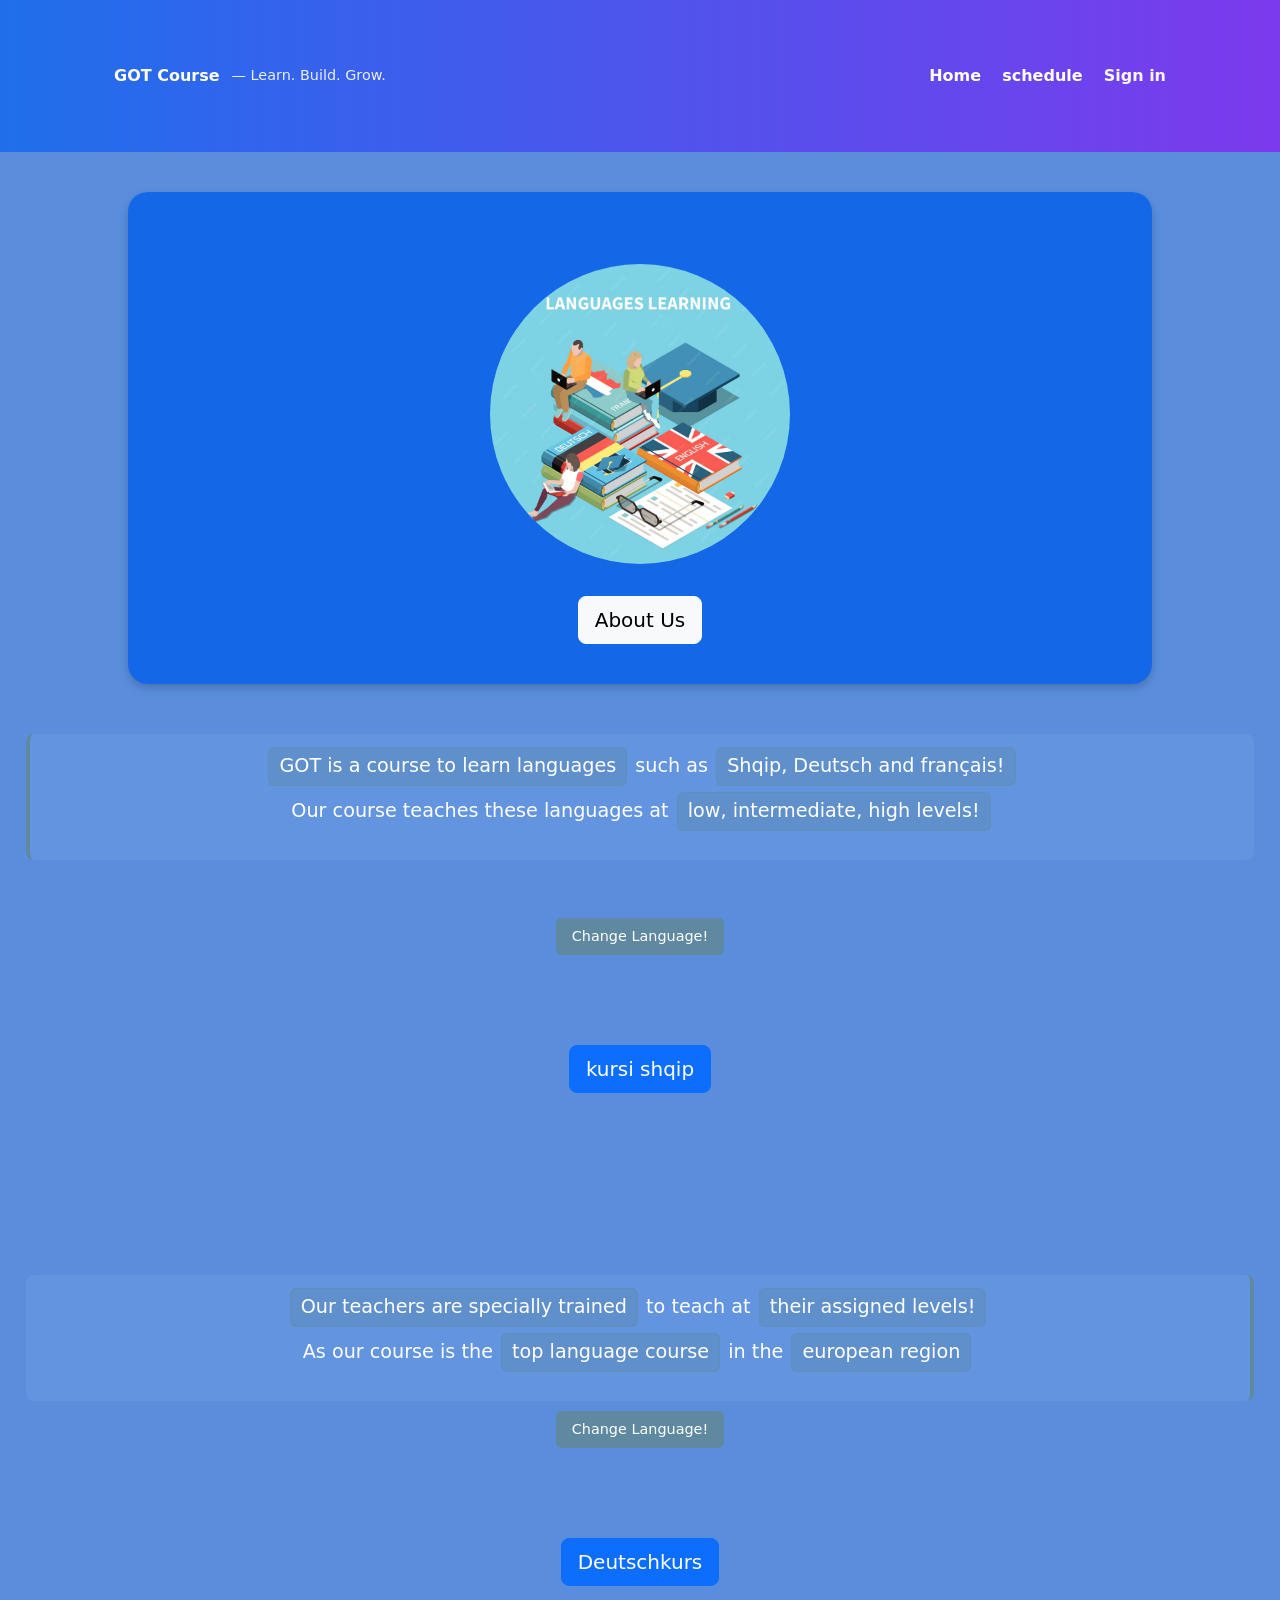
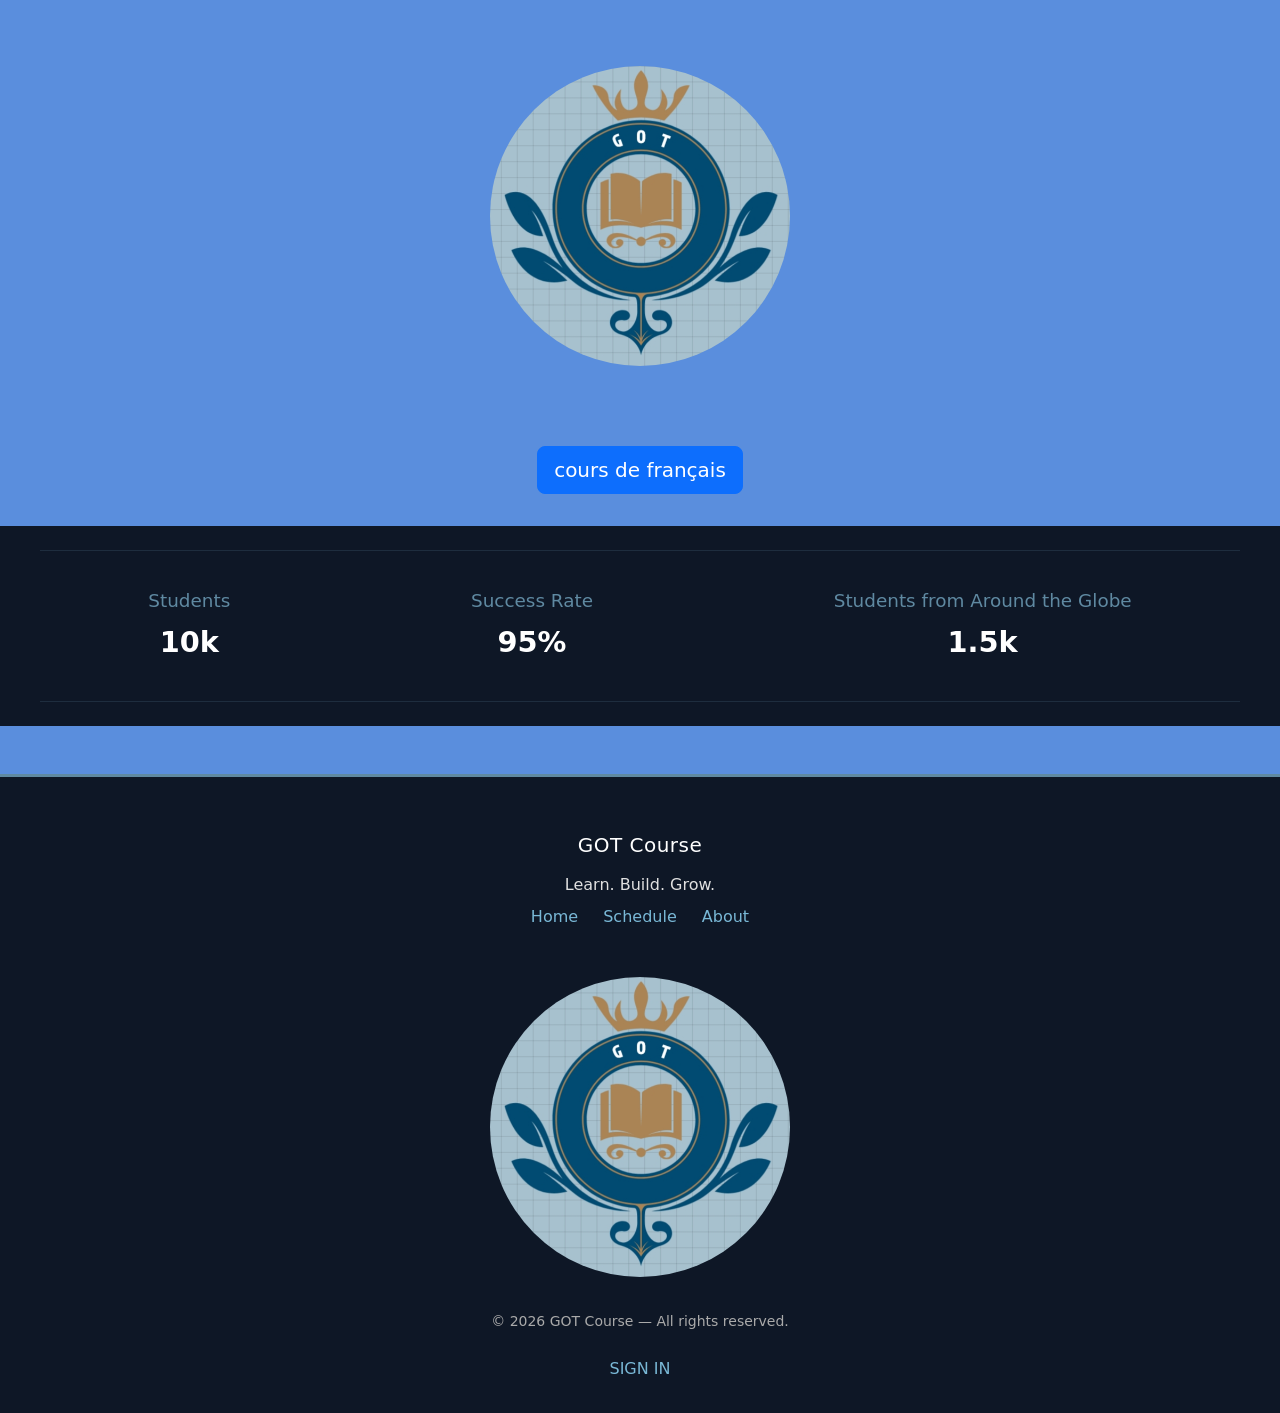
<file: index.html>
<!DOCTYPE html>
<html lang="en">
<head>
    <meta charset="UTF-8">
    <meta name="viewport" content="width=device-width, initial-scale=1.0">
    <link rel="stylesheet" href="css/style.css">
    <link rel="stylesheet" href="css/aboutus.css">
    <link href="https://cdn.jsdelivr.net/npm/bootstrap@5.0.0-beta2/dist/css/bootstrap.min.css" rel="stylesheet" integrity="sha384-BmbxuPwQa2lc/FVzBcNJ7UAyJxM6wuqIj61tLrc4wSX0szH/Ev+nYRRuWlolflfl" crossorigin="anonymous">
    
    <title>home</title>
</head>
<body>
 <header>
        <div class="container">
            <nav>
                <div style="display:flex;gap:.75rem;align-items:center">
                    <strong>GOT Course</strong>
                    <span style="opacity:.9;font-size:.9rem">— Learn. Build. Grow.</span>
                </div>
                <div>
                    <a href="index.html">Home</a>
                    <a href="schedule.html" style="margin-left:1rem">schedule</a>
                    <a href="signin.html" style="margin-left:1rem;opacity:.95">Sign in</a>
                </div>
            </nav>

        </div>
    </header>
<section class="bod-1 custom-section text-center">

    <img 
        src="photos/language-learning-courses-isometric-composition-with-textbooks-students-colored-background-3d-vector-illustration_1284-72678.avif" 
        alt="Logo"
        class="photo"
        height="150"
        width="150">

    <div class="mt-4">
        <a href="aboutUs.html" class="btn btn-light btn-lg">
            About Us
        </a>
    </div>

</section>



</div>
<div class="par-1">
    <p data-en="<span class='highlight'>GOT is a course to learn languages</span> such as <span class='highlight'>Shqip, Deutsch and français!</span><br>Our course teaches these languages at <span class='highlight'>low, intermediate, high levels!</span>" 
       data-sq="<span class='highlight'>GOT është një kurs për të mësuar gjuhët</span> si <span class='highlight'>Shqip, Gjermanisht dhe Frëngjisht!</span><br>Kursi ynë mëson këto gjuhë në nivele <span class='highlight'>të ulëta, të mesme dhe të larta!</span>" 
       data-de="<span class='highlight'>GOT ist ein Kurs zum Erlernen von Sprachen</span> wie <span class='highlight'>Albanisch, Deutsch und Französisch!</span><br>Unser Kurs unterrichtet diese Sprachen auf <span class='highlight'>niedrigen, mittleren und hohen Niveaus!</span>" 
       data-fr="<span class='highlight'>GOT est un cours pour apprendre des langues</span> comme <span class='highlight'>l'Albanais, l'Allemand et le Français!</span><br>Notre cours enseigne ces langues aux niveaux <span class='highlight'>débutant, intermédiaire et avancé!</span>">
       <span class='highlight'>GOT is a course to learn languages</span> such as <span class='highlight'>Shqip, Deutsch and français!</span><br>Our course teaches these languages at <span class='highlight'>low, intermediate, high levels!</span>
    </p>
</div>
<div class="text-center mt-5">
<button class="lang-btn" data-target="par-1">Change Language!</button>
   </div>
    
 
      <div class="text-center mt-5">
  <a href="shqip.html" class="btn btn-primary btn-lg">
   kursi shqip
  </a>
<div class="par-2">
    <p data-en="<span class='highlight'>Our teachers are specially trained</span> to teach at <span class='highlight'>their assigned levels!</span><br>As our course is the <span class='highlight'>top language course</span> in the <span class='highlight'>european region</span>" 
       data-sq="<span class='highlight'>Mësuesit tanë janë trajnuar posaçërisht</span> për të mësuar në <span class='highlight'>nivelet e tyre të caktuara!</span><br>Pasi kursi ynë është <span class='highlight'>kursi kryesor i gjuhëve</span> në <span class='highlight'>rajonin evropian</span>" 
       data-de="<span class='highlight'>Unsere Lehrer sind speziell ausgebildet</span> um auf ihren <span class='highlight'>zugewiesenen Niveaus zu unterrichten!</span><br>Da unser Kurs der <span class='highlight'>führende Sprachkurs</span> in der <span class='highlight'>europäischen Region ist</span>" 
       data-fr="<span class='highlight'>Nos professeurs sont spécialement formés</span> pour enseigner à <span class='highlight'>leurs niveaux assignés!</span><br>Car notre cours est le <span class='highlight'>meilleur cours de langues</span> dans la <span class='highlight'>région européenne</span>">
       <span class='highlight'>Our teachers are specially trained</span> to teach at <span class='highlight'>their assigned levels!</span><br>As our course is the <span class='highlight'>top language course</span> in the <span class='highlight'>european region</span>
    </p>
</div>
<button class="lang-btn" data-target="par-2">Change Language!</button>
<div class="text-center mt-5">
  <a href="gjermanisht.html" class="btn btn-primary btn-lg">
   Deutschkurs
  </a>
</div>

<div class="text-center mt-5">
  <img 
    src="photos/Screenshot_3-11-2025_173542_www.design.com.jpeg" 
    alt="Logo"
    class="photo"
    height="150"
    width="150">
</div>


<div class="text-center mt-5">
  <a href="Frengjisht.html" class="btn btn-primary btn-lg">
    cours de français
  </a>
</div>


<section class="stats-container">
  <div class="stats">
    <div class="stat-item">
      <div class="stat-title">Students</div>
      <div class="stat-number">10k</div>
    </div>
    <div class="stat-item">
      <div class="stat-title">Success Rate</div>
      <div class="stat-number">95%</div>
    </div>
    <div class="stat-item">
      <div class="stat-title">Students from Around the Globe</div>
      <div class="stat-number">1.5k</div>
    </div>
  </div>
</section>








<footer class="footer mt-5">
  <div class="container text-center py-4">
    <h5 class="mb-3">GOT Course</h5>
    <p class="mb-2">Learn. Build. Grow.</p>
    <div class="footer-links mb-3">
      <a href="index.html">Home</a>
      <a href="schedule.html">Schedule</a>
      <a href="aboutUs.html">About</a>
    <div class="text-center mt-5">
  <img 
    src="photos/Screenshot_3-11-2025_173542_www.design.com.jpeg" 
    alt="Logo"
    class="photo"
    height="150"
    width="150">
</div>
    </div>
    <small>© <span id="year"></span> GOT Course — All rights reserved.</small>
  </div>
  <a href="signin.html">SIGN IN</a>
</footer>



<script src="https://code.jquery.com/jquery-3.5.1.min.js" integrity="sha256-9/aliU8dGd2tb6OSsuzixeV4y/faTqgFtohetphbbj0=" crossorigin="anonymous"></script>
<script src="https://cdn.jsdelivr.net/npm/popper.js@1.16.1/dist/umd/popper.min.js" integrity="sha384-9/reFTGAW83EW2RDu2S0VKaIzap3H66lZH81PoYlFhbGU+6BZp6G7niu735Sk7lN" crossorigin="anonymous"></script>
<script src="https://stackpath.bootstrapcdn.com/bootstrap/4.5.2/js/bootstrap.min.js" integrity="sha384-B4gt1jrGC7Jh4AgTPSdUtOBvfO8shuf57BaghqFfPlYxofvL8/KUEfYiJOMMV+rV" crossorigin="anonymous"></script>

<script src="js/main.js"></script>
</html>
</file>
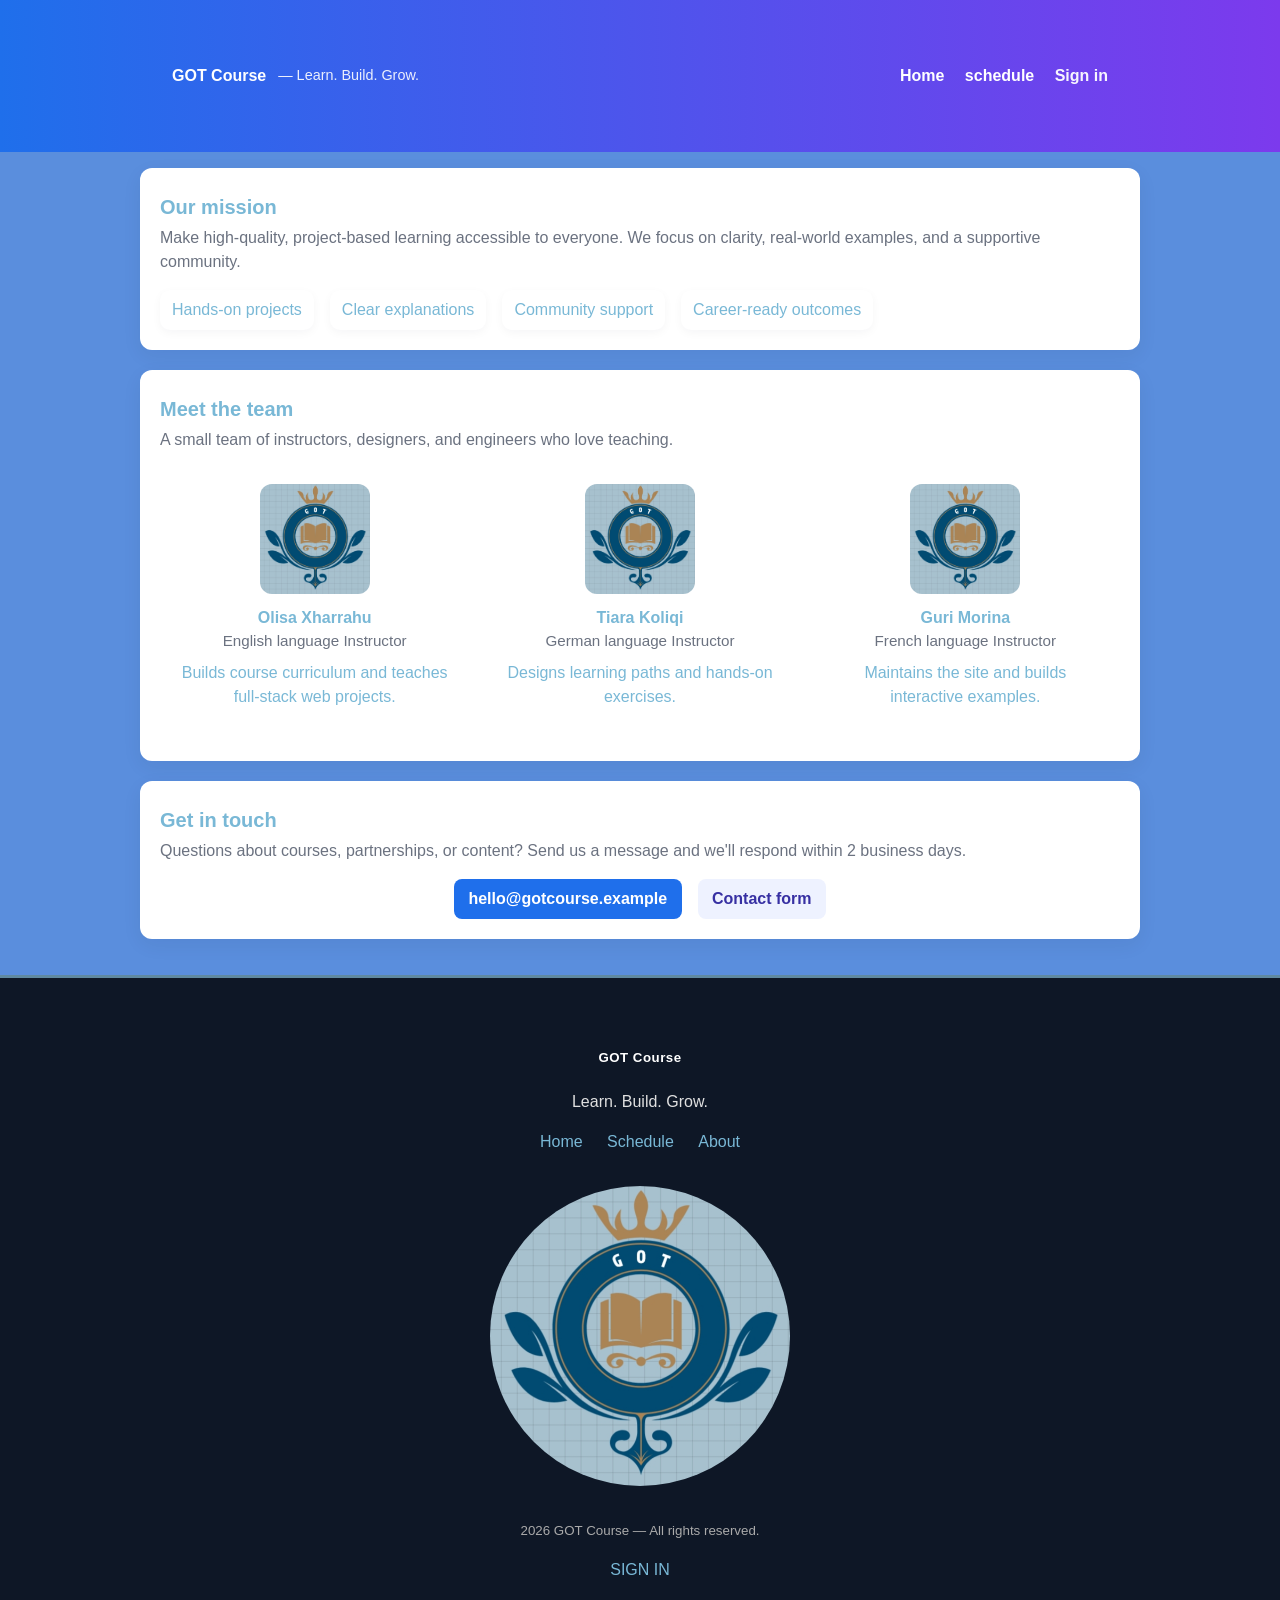
<file: aboutUs.html>
<!DOCTYPE html>
<html lang="en">
<head>
    <meta charset="UTF-8">
    <meta name="viewport" content="width=device-width, initial-scale=1.0">
    <title>About Us — GOT Course</title>
    <link rel="stylesheet" href="css/aboutus.css">
    <link rel="stylesheet" href="css/style.css">
</head>

 <header>
        <div class="container">
            <nav>
                <div style="display:flex;gap:.75rem;align-items:center">
                    <strong>GOT Course</strong>
                    <span style="opacity:.9;font-size:.9rem">— Learn. Build. Grow.</span>
                </div>
                <div>
                    <a href="index.html">Home</a>
                    <a href="schedule.html" style="margin-left:1rem">schedule</a>
                    <a href="signin.html" style="margin-left:1rem;opacity:.95">Sign in</a>
                </div>
            </nav>

        </div>
    </header>

    <main class="container">
        <section class="card" aria-labelledby="mission-heading">
            <h2 id="mission-heading">Our mission</h2>
            <p class="lead">Make high-quality, project-based learning accessible to everyone. We focus on clarity, real-world examples, and a supportive community.</p>
            <ul class="values" aria-label="Our values">
                <li>Hands-on projects</li>
                <li>Clear explanations</li>
                <li>Community support</li>
                <li>Career-ready outcomes</li>
            </ul>
        </section>

        <section class="card" aria-labelledby="team-heading">
            <h2 id="team-heading">Meet the team</h2>
            <p class="lead">A small team of instructors, designers, and engineers who love teaching.</p>

            <div class="grid" role="list">
                <div class="team-member" role="listitem">
                    <img class="avatar" src="photos/Screenshot_3-11-2025_173542_www.design.com.jpeg" alt="Sam - Lead Instructor">
                    <strong>Olisa Xharrahu</strong>
                    <div style="color:var(--muted);font-size:.95rem">English language Instructor</div>
                    <p style="margin-top:.5rem">Builds course curriculum and teaches full-stack web projects.</p>
                </div>

                <div class="team-member" role="listitem">
                    <img class="avatar" src="photos/Screenshot_3-11-2025_173542_www.design.com.jpeg" alt="Ava - Curriculum Designer">
                    <strong>Tiara Koliqi</strong>
                    <div style="color:var(--muted);font-size:.95rem">German language Instructor</div>
                    <p style="margin-top:.5rem">Designs learning paths and hands-on exercises.</p>
                </div>

                <div class="team-member" role="listitem">
                    <img class="avatar" src="photos/Screenshot_3-11-2025_173542_www.design.com.jpeg" alt="Rex - Developer">
                    <strong>Guri Morina</strong>
                    <div style="color:var(--muted);font-size:.95rem">French language Instructor</div>
                    <p style="margin-top:.5rem">Maintains the site and builds interactive examples.</p>
                </div>
            </div>
        </section>

        <section class="card" aria-labelledby="contact-heading">
            <h2 id="contact-heading">Get in touch</h2>
            <p class="lead">Questions about courses, partnerships, or content? Send us a message and we'll respond within 2 business days.</p>
            <div class="contact">
                <a class="btn" href="mailto:hello@gotcourse.example">hello@gotcourse.example</a>
                <a href="contact.html" style="padding:.5rem .9rem;border-radius:8px;background:#eef2ff;color:#3730a3;text-decoration:none;font-weight:600">Contact form</a>
            </div>
        </section>
    </main>





<footer class="footer mt-5">
  <div class="container text-center py-4">
    <h5 class="mb-3">GOT Course</h5>
    <p class="mb-2">Learn. Build. Grow.</p>
    <div class="footer-links mb-3">
      <a href="index.html">Home</a>
      <a href="schedule.html">Schedule</a>
      <a href="aboutUs.html">About</a>

      <div class="text-center mt-5">
  <img 
    src="photos/Screenshot_3-11-2025_173542_www.design.com.jpeg" 
    alt="Logo"
    class="photo"
    height="150"
    width="150">
</div>

    </div>
    <small> <span id="year"></span> GOT Course — All rights reserved.</small>
  </div>
  <a href="signin.html">SIGN IN</a>
</footer>
  
<script src="js/aboutus.js"></script>

</body>
</html>

</body>
</html>
</file>
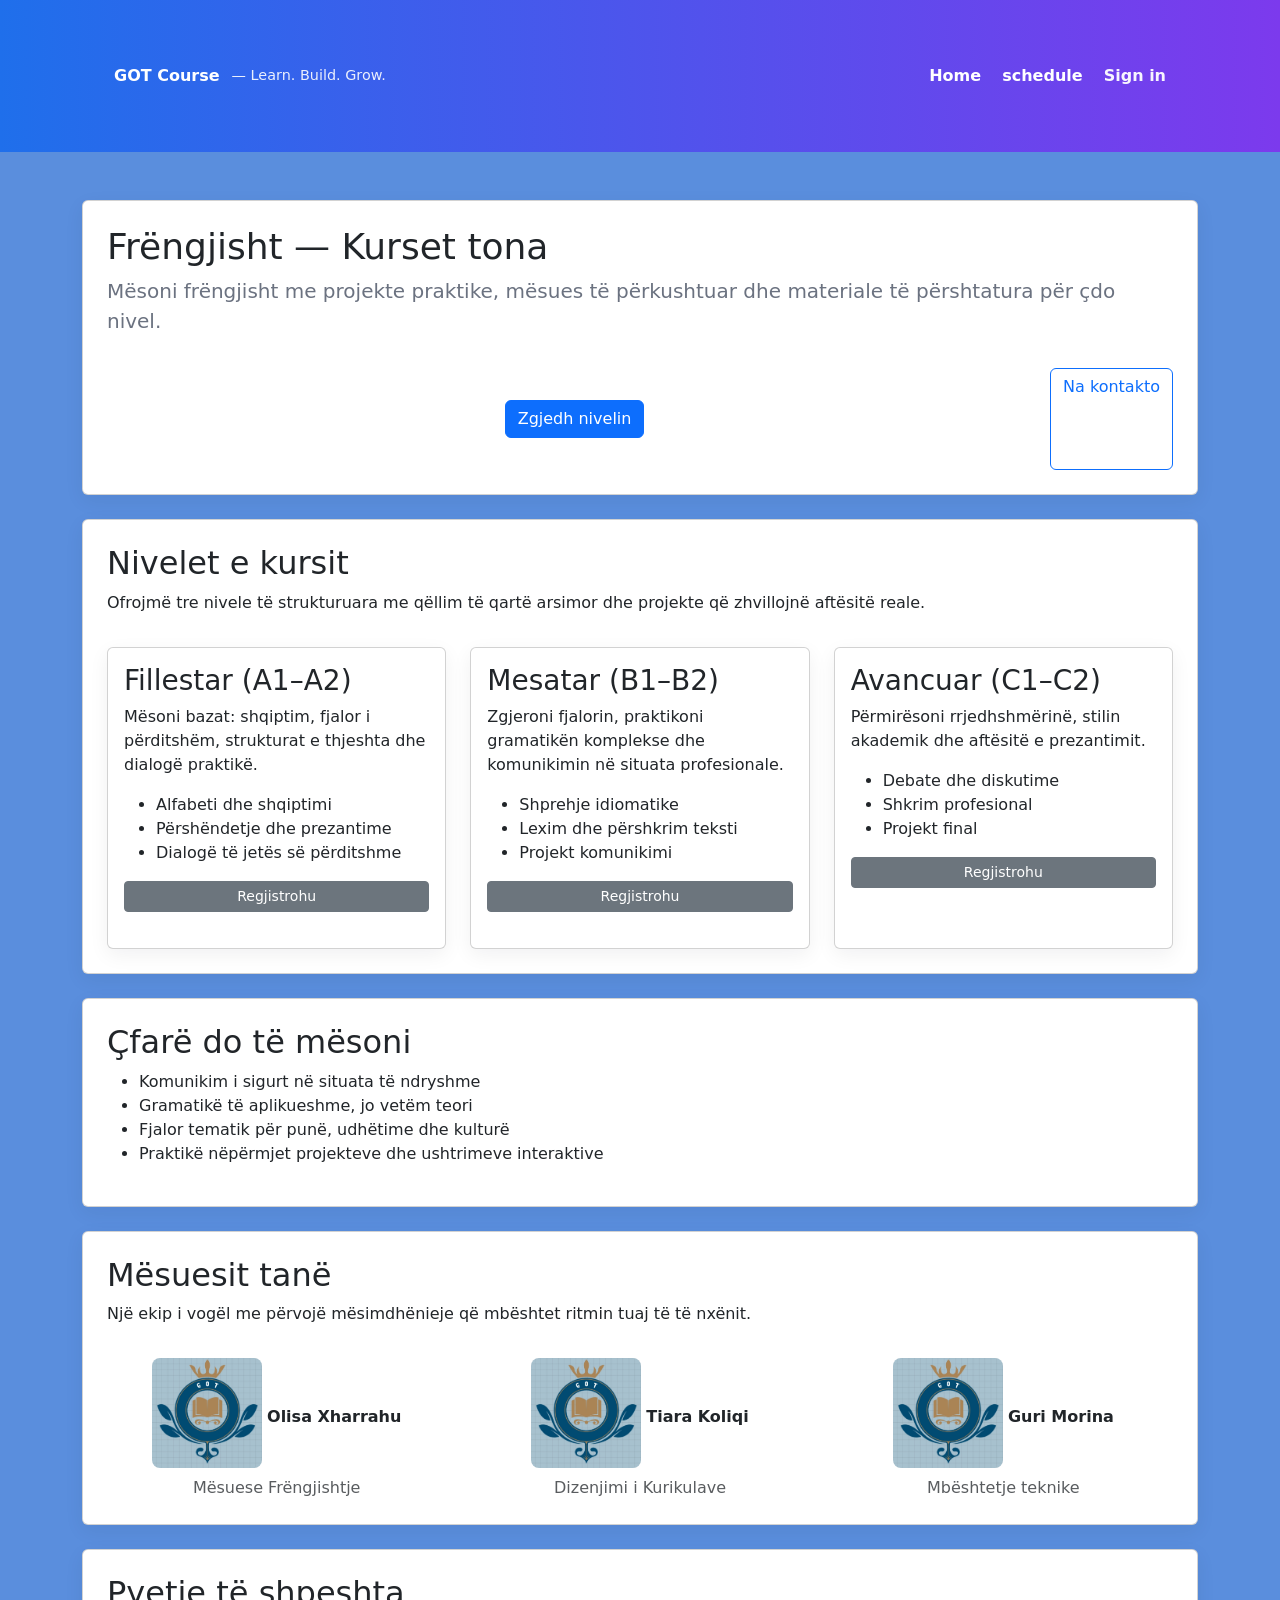
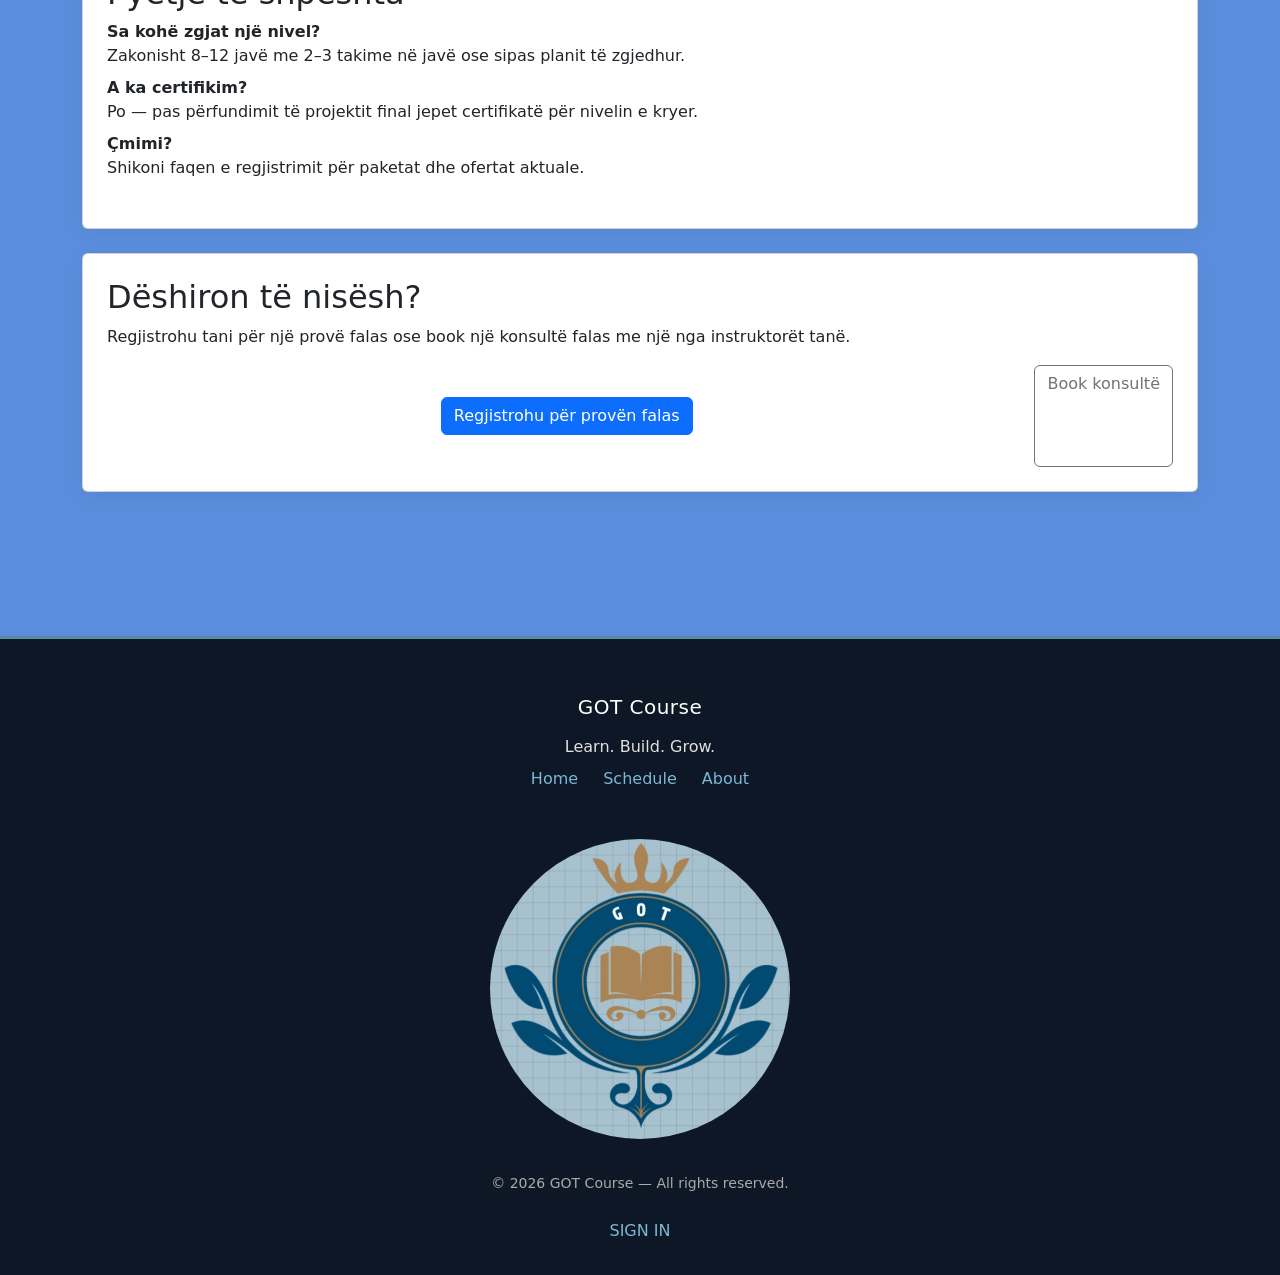
<file: Frengjisht.html>
<!DOCTYPE html>
<html lang="sq">
<head>
    <meta charset="UTF-8">
    <meta name="viewport" content="width=device-width, initial-scale=1.0">
    <link rel="stylesheet" href="css/style.css">
    <link rel="stylesheet" href="css/aboutus.css">
    <link href="https://cdn.jsdelivr.net/npm/bootstrap@5.0.0-beta2/dist/css/bootstrap.min.css" rel="stylesheet">
    <title>Frëngjisht — GOT Course</title>
</head>
<body>
 <header>
        <div class="container">
            <nav>
                <div style="display:flex;gap:.75rem;align-items:center">
                    <strong>GOT Course</strong>
                    <span style="opacity:.9;font-size:.9rem">— Learn. Build. Grow.</span>
                </div>
                <div>
                    <a href="index.html">Home</a>
                    <a href="schedule.html" style="margin-left:1rem">schedule</a>
                    <a href="signin.html" style="margin-left:1rem;opacity:.95">Sign in</a>
                </div>
            </nav>

        </div>
    </header>

<main class="container py-5">
  <section class="hero card p-4 mb-4" aria-labelledby="fr-title">
    <h1 id="fr-title">Frëngjisht — Kurset tona</h1>
    <p class="lead">Mësoni frëngjisht me projekte praktike, mësues të përkushtuar dhe materiale të përshtatura për çdo nivel.</p>
    <div class="d-flex gap-2 mt-3">
      <a class="btn btn-primary" href="payment.html">Zgjedh nivelin</a>
      <a class="btn btn-outline-primary" href="contact.html">Na kontakto</a>
    </div>
  </section>

  <section id="levels" class="card p-4 mb-4" aria-labelledby="levels-heading">
    <h2 id="levels-heading">Nivelet e kursit</h2>
    <p>Ofrojmë tre nivele të strukturuara me qëllim të qartë arsimor dhe projekte që zhvillojnë aftësitë reale.</p>

    <div class="row mt-3">
      <div class="col-md-4">
        <div class="card p-3 h-100">
          <h3>Fillestar (A1–A2)</h3>
          <p>Mësoni bazat: shqiptim, fjalor i përditshëm, strukturat e thjeshta dhe dialogë praktikë.</p>
          <ul>
            <li>Alfabeti dhe shqiptimi</li>
            <li>Përshëndetje dhe prezantime</li>
            <li>Dialogë të jetës së përditshme</li>
          </ul>
          <a class="btn btn-sm btn-secondary" href="signin.html">Regjistrohu</a>
        </div>
      </div>

      <div class="col-md-4">
        <div class="card p-3 h-100">
          <h3>Mesatar (B1–B2)</h3>
          <p>Zgjeroni fjalorin, praktikoni gramatikën komplekse dhe komunikimin në situata profesionale.</p>
          <ul>
            <li>Shprehje idiomatike</li>
            <li>Lexim dhe përshkrim teksti</li>
            <li>Projekt komunikimi</li>
          </ul>
          <a class="btn btn-sm btn-secondary" href="signin.html">Regjistrohu</a>
        </div>
      </div>

      <div class="col-md-4">
        <div class="card p-3 h-100">
          <h3>Avancuar (C1–C2)</h3>
          <p>Përmirësoni rrjedhshmërinë, stilin akademik dhe aftësitë e prezantimit.</p>
          <ul>
            <li>Debate dhe diskutime</li>
            <li>Shkrim profesional</li>
            <li>Projekt final</li>
          </ul>
          <a class="btn btn-sm btn-secondary" href="signin.html">Regjistrohu</a>
        </div>
      </div>
    </div>
  </section>

  <section class="card p-4 mb-4" aria-labelledby="what-heading">
    <h2 id="what-heading">Çfarë do të mësoni</h2>
    <ul>
      <li>Komunikim i sigurt në situata të ndryshme</li>
      <li>Gramatikë të aplikueshme, jo vetëm teori</li>
      <li>Fjalor tematik për punë, udhëtime dhe kulturë</li>
      <li>Praktikë nëpërmjet projekteve dhe ushtrimeve interaktive</li>
    </ul>
  </section>

  <section class="card p-4 mb-4" aria-labelledby="teachers-heading">
    <h2 id="teachers-heading">Mësuesit tanë</h2>
    <p>Një ekip i vogël me përvojë mësimdhënieje që mbështet ritmin tuaj të të nxënit.</p>

    <div class="row mt-3">
      <div class="col-md-4 text-center">
        <img src="photos/Screenshot_3-11-2025_173542_www.design.com.jpeg" alt="Olisa" class="avatar mb-2" style="width:110px;border-radius:8px;">
        <strong>Olisa Xharrahu</strong>
        <div class="text-muted">Mësuese Frëngjishtje</div>
      </div>

      <div class="col-md-4 text-center">
        <img src="photos/Screenshot_3-11-2025_173542_www.design.com.jpeg" alt="Tiara" class="avatar mb-2" style="width:110px;border-radius:8px;">
        <strong>Tiara Koliqi</strong>
        <div class="text-muted">Dizenjimi i Kurikulave</div>
      </div>

      <div class="col-md-4 text-center">
        <img src="photos/Screenshot_3-11-2025_173542_www.design.com.jpeg" alt="Guri" class="avatar mb-2" style="width:110px;border-radius:8px;">
        <strong>Guri Morina</strong>
        <div class="text-muted">Mbështetje teknike</div>
      </div>
    </div>
  </section>

  <section class="card p-4 mb-4" aria-labelledby="faq-heading">
    <h2 id="faq-heading">Pyetje të shpeshta</h2>
    <dl>
      <dt>Sa kohë zgjat një nivel?</dt>
      <dd>Zakonisht 8–12 javë me 2–3 takime në javë ose sipas planit të zgjedhur.</dd>

      <dt>A ka certifikim?</dt>
      <dd>Po — pas përfundimit të projektit final jepet certifikatë për nivelin e kryer.</dd>

      <dt>Çmimi?</dt>
      <dd>Shikoni faqen e regjistrimit për paketat dhe ofertat aktuale.</dd>
    </dl>
  </section>

  <section class="card p-4 mb-5" aria-labelledby="cta-heading">
    <h2 id="cta-heading">Dëshiron të nisësh?</h2>
    <p>Regjistrohu tani për një provë falas ose book një konsultë falas me një nga instruktorët tanë.</p>
    <div class="d-flex gap-2">
      <a class="btn btn-primary" href="enroll.html">Regjistrohu për provën falas</a>
      <a class="btn btn-outline-secondary" href="contact.html">Book konsultë</a>
    </div>
  </section>
</main>

    <footer class="footer mt-5">
  <div class="container text-center py-4">
    <h5 class="mb-3">GOT Course</h5>
    <p class="mb-2">Learn. Build. Grow.</p>
    <div class="footer-links mb-3">
      <a href="index.html">Home</a>
      <a href="schedule.html">Schedule</a>
      <a href="aboutUs.html">About</a>
    <div class="text-center mt-5">
  <img 
    src="photos/Screenshot_3-11-2025_173542_www.design.com.jpeg" 
    alt="Logo"
    class="photo"
    height="150"
    width="150">
</div>
    </div>
    <small>© <span id="year"></span> GOT Course — All rights reserved.</small>
  </div>
  <a href="signin.html">SIGN IN</a>
</footer>

<script src="https://code.jquery.com/jquery-3.5.1.min.js"></script>
<script src="https://cdn.jsdelivr.net/npm/popper.js@1.16.1/dist/umd/popper.min.js"></script>
<script src="https://stackpath.bootstrapcdn.com/bootstrap/4.5.2/js/bootstrap.min.js"></script>
<script src="js/main.js"></script>
</body>
</html>
</file>
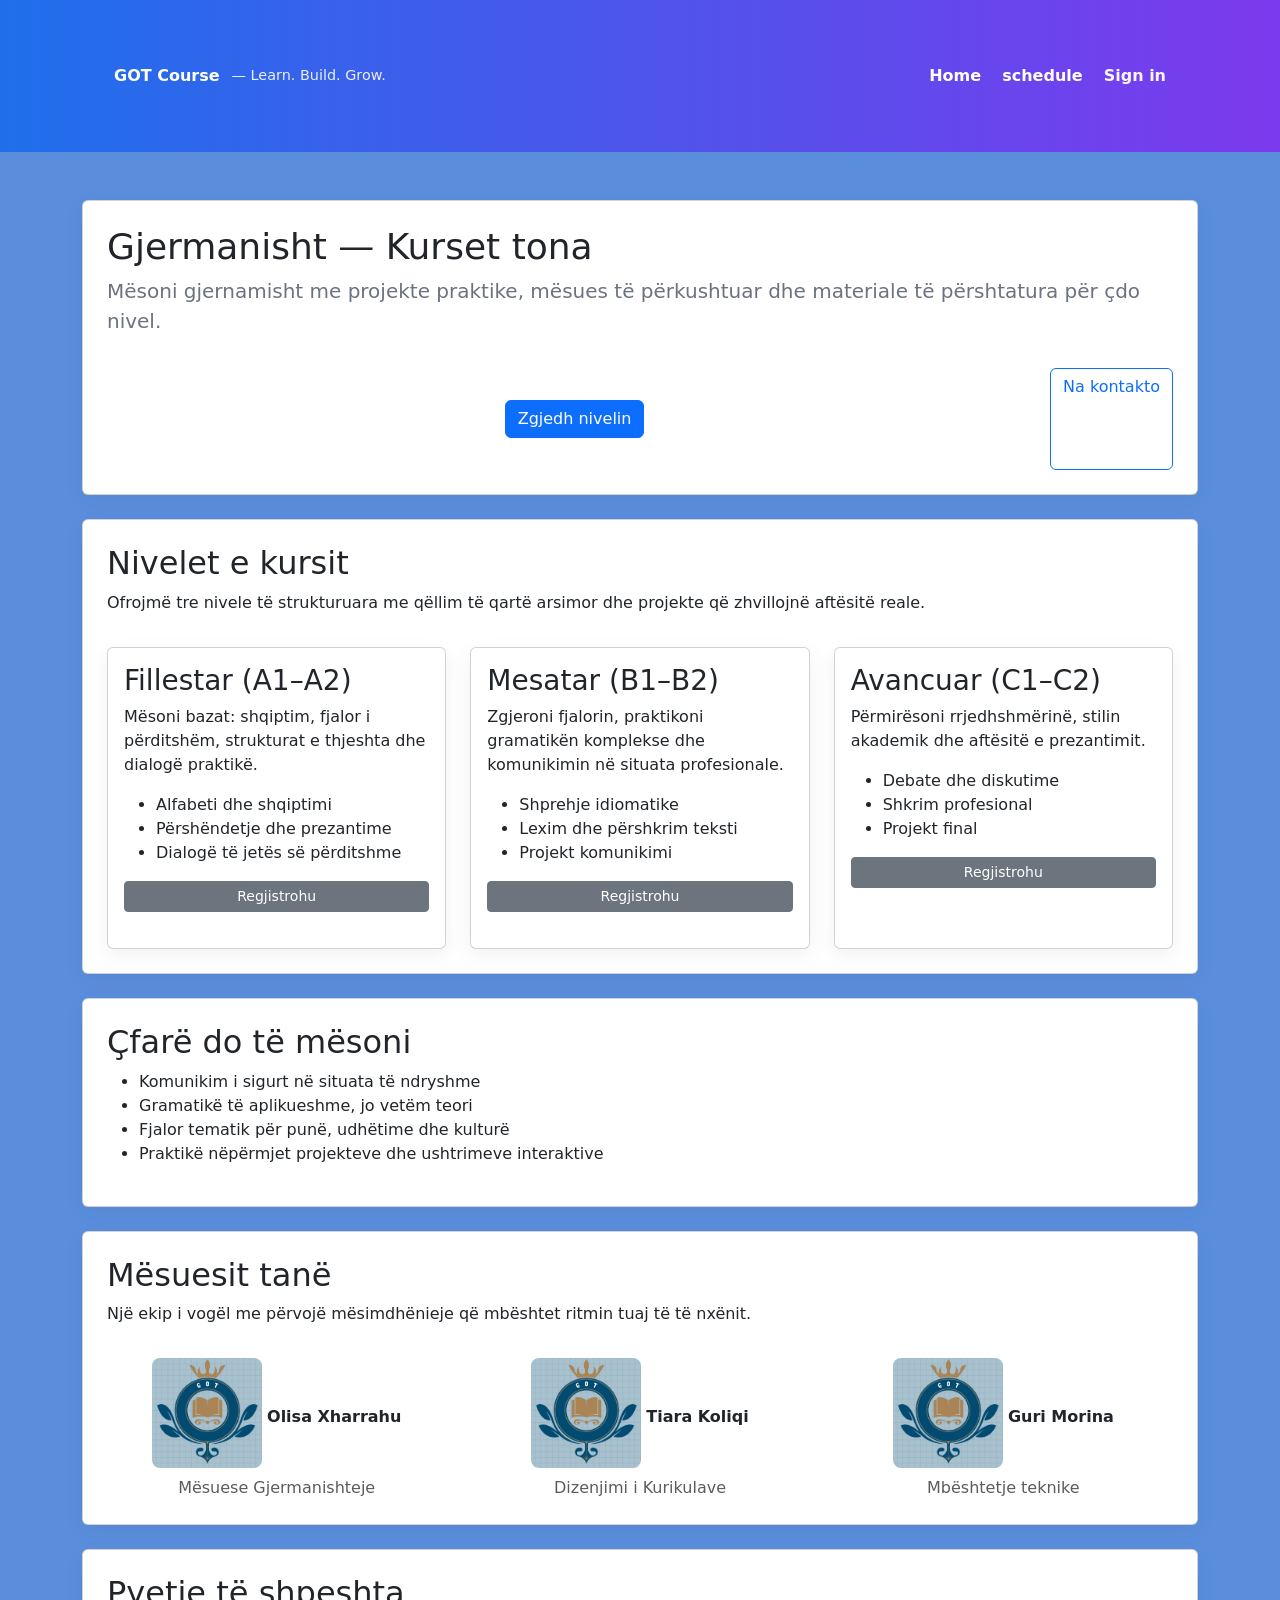
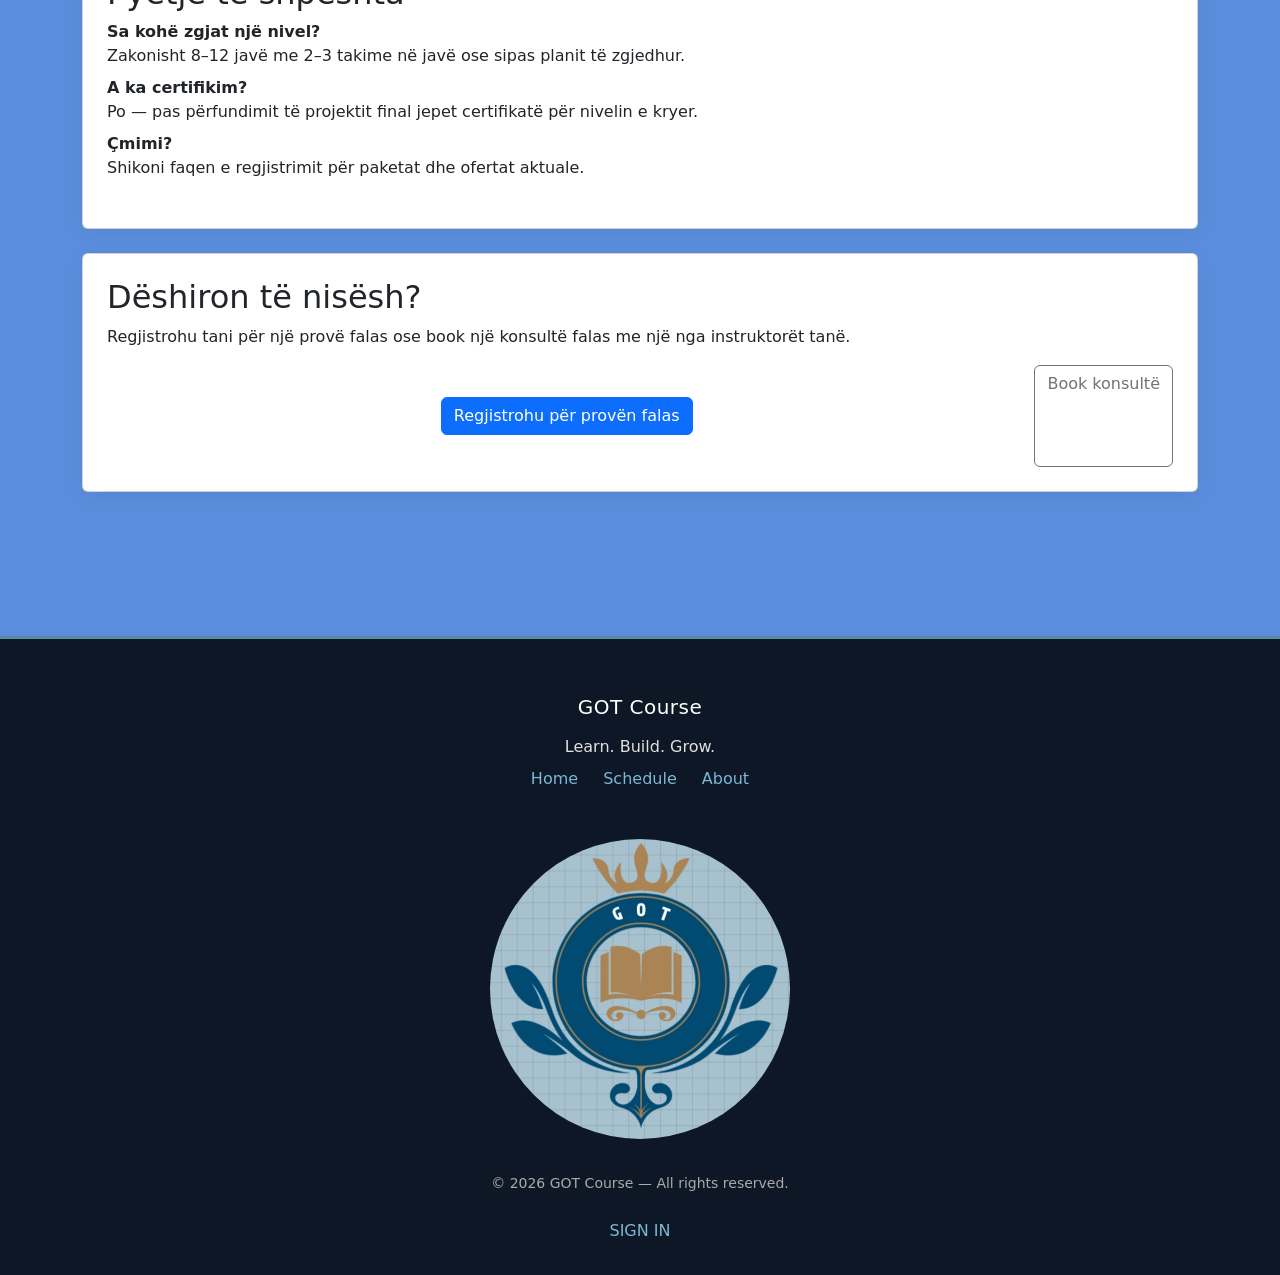
<file: gjermanisht.html>
<!DOCTYPE html>
<html lang="sq">
<head>
    <meta charset="UTF-8">
    <meta name="viewport" content="width=device-width, initial-scale=1.0">
    <link rel="stylesheet" href="css/style.css">
    <link rel="stylesheet" href="css/aboutus.css">
    <link href="https://cdn.jsdelivr.net/npm/bootstrap@5.0.0-beta2/dist/css/bootstrap.min.css" rel="stylesheet">
    <title>Gjermanisht — GOT Course</title>
</head>
<body>
 <header>
        <div class="container">
            <nav>
                <div style="display:flex;gap:.75rem;align-items:center">
                    <strong>GOT Course</strong>
                    <span style="opacity:.9;font-size:.9rem">— Learn. Build. Grow.</span>
                </div>
                <div>
                    <a href="index.html">Home</a>
                    <a href="schedule.html" style="margin-left:1rem">schedule</a>
                    <a href="signin.html" style="margin-left:1rem;opacity:.95">Sign in</a>
                </div>
            </nav>

        </div>
    </header>

<main class="container py-5">
  <section class="hero card p-4 mb-4" aria-labelledby="fr-title">
    <h1 id="fr-title">Gjermanisht — Kurset tona</h1>
    <p class="lead">Mësoni gjernamisht me projekte praktike, mësues të përkushtuar dhe materiale të përshtatura për çdo nivel.</p>
    <div class="d-flex gap-2 mt-3">
      <a class="btn btn-primary" href="payment.html">Zgjedh nivelin</a>
      <a class="btn btn-outline-primary" href="contact.html">Na kontakto</a>
    </div>
  </section>

  <section id="levels" class="card p-4 mb-4" aria-labelledby="levels-heading">
    <h2 id="levels-heading">Nivelet e kursit</h2>
    <p>Ofrojmë tre nivele të strukturuara me qëllim të qartë arsimor dhe projekte që zhvillojnë aftësitë reale.</p>

    <div class="row mt-3">
      <div class="col-md-4">
        <div class="card p-3 h-100">
          <h3>Fillestar (A1–A2)</h3>
          <p>Mësoni bazat: shqiptim, fjalor i përditshëm, strukturat e thjeshta dhe dialogë praktikë.</p>
          <ul>
            <li>Alfabeti dhe shqiptimi</li>
            <li>Përshëndetje dhe prezantime</li>
            <li>Dialogë të jetës së përditshme</li>
          </ul>
          <a class="btn btn-sm btn-secondary" href="signin.html">Regjistrohu</a>
        </div>
      </div>

      <div class="col-md-4">
        <div class="card p-3 h-100">
          <h3>Mesatar (B1–B2)</h3>
          <p>Zgjeroni fjalorin, praktikoni gramatikën komplekse dhe komunikimin në situata profesionale.</p>
          <ul>
            <li>Shprehje idiomatike</li>
            <li>Lexim dhe përshkrim teksti</li>
            <li>Projekt komunikimi</li>
          </ul>
          <a class="btn btn-sm btn-secondary" href="signin.html">Regjistrohu</a>
        </div>
      </div>

      <div class="col-md-4">
        <div class="card p-3 h-100">
          <h3>Avancuar (C1–C2)</h3>
          <p>Përmirësoni rrjedhshmërinë, stilin akademik dhe aftësitë e prezantimit.</p>
          <ul>
            <li>Debate dhe diskutime</li>
            <li>Shkrim profesional</li>
            <li>Projekt final</li>
          </ul>
          <a class="btn btn-sm btn-secondary" href="signin.html">Regjistrohu</a>
        </div>
      </div>
    </div>
  </section>

  <section class="card p-4 mb-4" aria-labelledby="what-heading">
    <h2 id="what-heading">Çfarë do të mësoni</h2>
    <ul>
      <li>Komunikim i sigurt në situata të ndryshme</li>
      <li>Gramatikë të aplikueshme, jo vetëm teori</li>
      <li>Fjalor tematik për punë, udhëtime dhe kulturë</li>
      <li>Praktikë nëpërmjet projekteve dhe ushtrimeve interaktive</li>
    </ul>
  </section>

  <section class="card p-4 mb-4" aria-labelledby="teachers-heading">
    <h2 id="teachers-heading">Mësuesit tanë</h2>
    <p>Një ekip i vogël me përvojë mësimdhënieje që mbështet ritmin tuaj të të nxënit.</p>

    <div class="row mt-3">
      <div class="col-md-4 text-center">
        <img src="photos/Screenshot_3-11-2025_173542_www.design.com.jpeg" alt="Olisa" class="avatar mb-2" style="width:110px;border-radius:8px;">
        <strong>Olisa Xharrahu</strong>
        <div class="text-muted">Mësuese Gjermanishteje</div>
      </div>

      <div class="col-md-4 text-center">
        <img src="photos/Screenshot_3-11-2025_173542_www.design.com.jpeg" alt="Tiara" class="avatar mb-2" style="width:110px;border-radius:8px;">
        <strong>Tiara Koliqi</strong>
        <div class="text-muted">Dizenjimi i Kurikulave</div>
      </div>

      <div class="col-md-4 text-center">
        <img src="photos/Screenshot_3-11-2025_173542_www.design.com.jpeg" alt="Guri" class="avatar mb-2" style="width:110px;border-radius:8px;">
        <strong>Guri Morina</strong>
        <div class="text-muted">Mbështetje teknike</div>
      </div>
    </div>
  </section>

  <section class="card p-4 mb-4" aria-labelledby="faq-heading">
    <h2 id="faq-heading">Pyetje të shpeshta</h2>
    <dl>
      <dt>Sa kohë zgjat një nivel?</dt>
      <dd>Zakonisht 8–12 javë me 2–3 takime në javë ose sipas planit të zgjedhur.</dd>

      <dt>A ka certifikim?</dt>
      <dd>Po — pas përfundimit të projektit final jepet certifikatë për nivelin e kryer.</dd>

      <dt>Çmimi?</dt>
      <dd>Shikoni faqen e regjistrimit për paketat dhe ofertat aktuale.</dd>
    </dl>
  </section>

  <section class="card p-4 mb-5" aria-labelledby="cta-heading">
    <h2 id="cta-heading">Dëshiron të nisësh?</h2>
    <p>Regjistrohu tani për një provë falas ose book një konsultë falas me një nga instruktorët tanë.</p>
    <div class="d-flex gap-2">
      <a class="btn btn-primary" href="payment.html">Regjistrohu për provën falas</a>
      <a class="btn btn-outline-secondary" href="contact.html">Book konsultë</a>
    </div>
  </section>
</main>

    <footer class="footer mt-5">
  <div class="container text-center py-4">
    <h5 class="mb-3">GOT Course</h5>
    <p class="mb-2">Learn. Build. Grow.</p>
    <div class="footer-links mb-3">
      <a href="index.html">Home</a>
      <a href="schedule.html">Schedule</a>
      <a href="aboutUs.html">About</a>
    <div class="text-center mt-5">
  <img 
    src="photos/Screenshot_3-11-2025_173542_www.design.com.jpeg" 
    alt="Logo"
    class="photo"
    height="150"
    width="150">
</div>
    </div>
    <small>© <span id="year"></span> GOT Course — All rights reserved.</small>
  </div>
  <a href="signin.html">SIGN IN</a>
</footer>

<script src="https://code.jquery.com/jquery-3.5.1.min.js"></script>
<script src="https://cdn.jsdelivr.net/npm/popper.js@1.16.1/dist/umd/popper.min.js"></script>
<script src="https://stackpath.bootstrapcdn.com/bootstrap/4.5.2/js/bootstrap.min.js"></script>
<script src="js/main.js"></script>
</body>
</html>
</file>
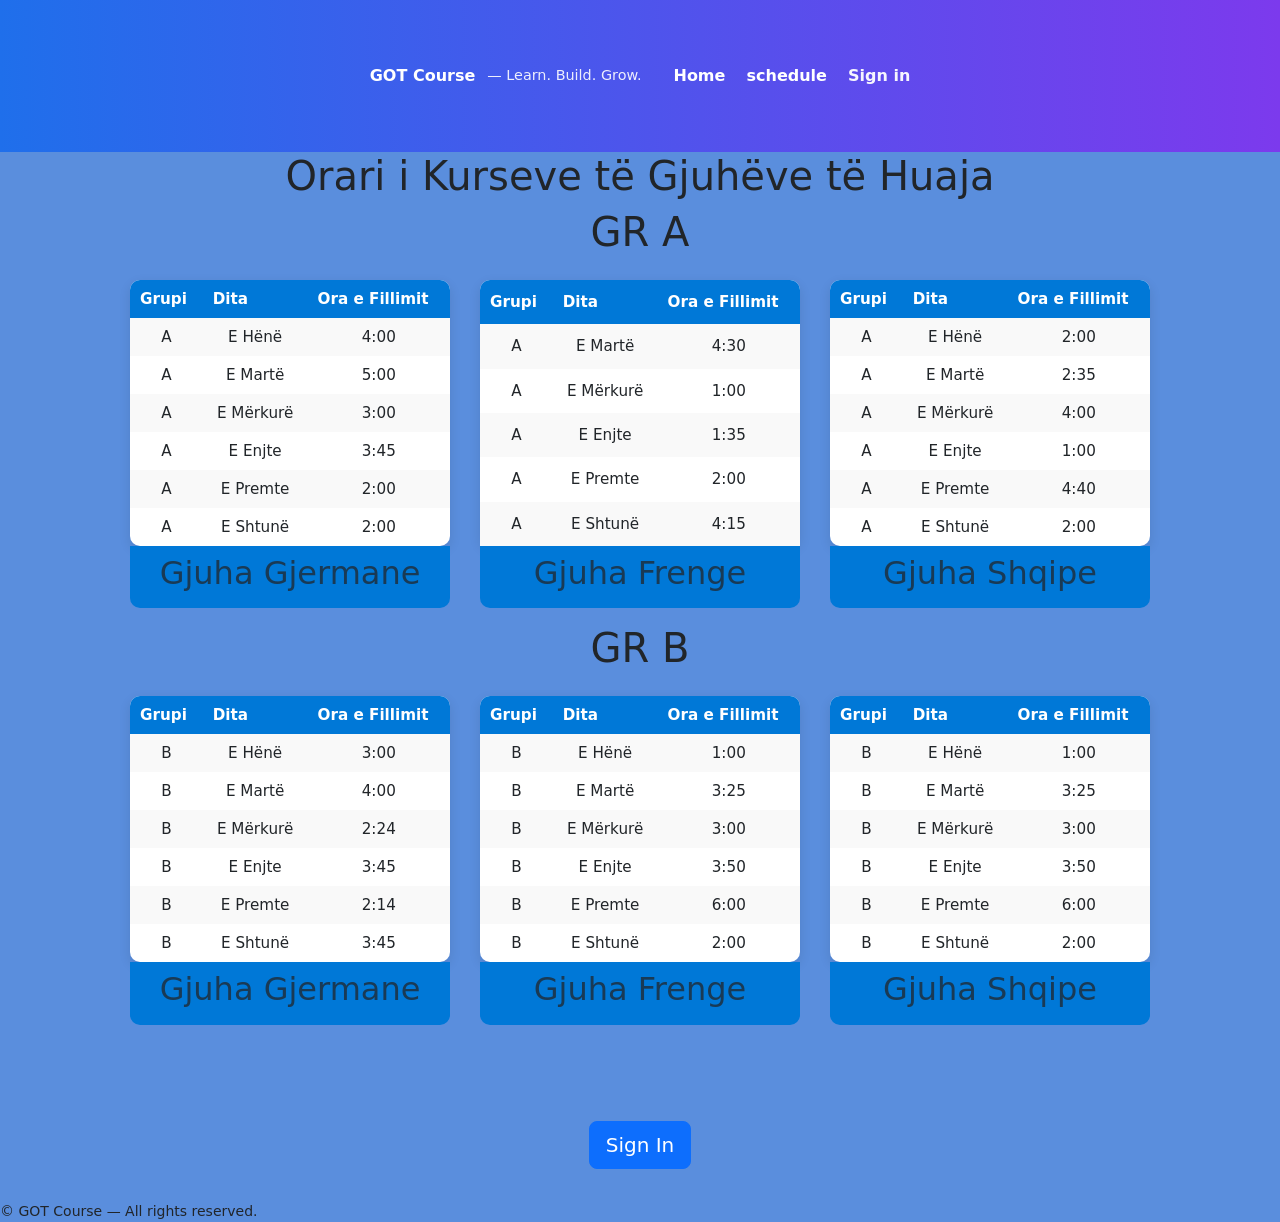
<file: schedule.html>
<html lang="en">
<head>
    <meta charset="UTF-8">
    <meta name="viewport" content="width=device-width, initial-scale=1.0">
    <link rel="stylesheet" href="css/style.css">
    <link rel="stylesheet" href="css/schedule.css">
    <link rel="stylesheet" href="css/aboutus.css">
    <link href="https://cdn.jsdelivr.net/npm/bootstrap@5.0.0-beta2/dist/css/bootstrap.min.css" rel="stylesheet" integrity="sha384-BmbxuPwQa2lc/FVzBcNJ7UAyJxM6wuqIj61tLrc4wSX0szH/Ev+nYRRuWlolflfl" crossorigin="anonymous">
     
    <title>Document</title>
</head>
<body>
 <header>
        <div class="container">
            <nav>
                <div style="display:flex;gap:.75rem;align-items:center">
                    <strong>GOT Course</strong>
                    <span style="opacity:.9;font-size:.9rem">— Learn. Build. Grow.</span>
                </div>
                <div>
                    <a href="index.html">Home</a>
                    <a href="schedule.html" style="margin-left:1rem">schedule</a>
                    <a href="signin.html" style="margin-left:1rem;opacity:.95">Sign in</a>
                </div>
            </nav>

        </div>
    </header>


    <h1>Orari i Kurseve të Gjuhëve të Huaja</h1>


    <h1> GR A</h1>
    <div class="container">
    
        <table>
            <caption><h2>Gjuha Gjermane</h2></caption>
            <tr>
                <th>Grupi</th>
                <th>Dita</th>
                <th>Ora e Fillimit</th>
            </tr>
            <tr><td>A</td><td>E Hënë</td><td>4:00</td></tr>
            <tr><td>A</td><td>E Martë</td><td>5:00</td></tr>
            <tr><td>A</td><td>E Mërkurë</td><td>3:00</td></tr>
            <tr><td>A</td><td>E Enjte</td><td>3:45</td></tr>
            <tr><td>A</td><td>E Premte</td><td>2:00</td></tr>
            <tr><td>A</td><td>E Shtunë</td><td>2:00</td></tr>
        </table>

        
        <table>
            <caption><h2>Gjuha Frenge</h2></caption>
            <tr>
                <th>Grupi</th>
                <th>Dita</th>
                <th>Ora e Fillimit</th>
            </tr>
            <tr><td>A</td><td>E Martë</td><td>4:30</td></tr>
            <tr><td>A</td><td>E Mërkurë</td><td>1:00</td></tr>
            <tr><td>A</td><td>E Enjte</td><td>1:35</td></tr>
            <tr><td>A</td><td>E Premte</td><td>2:00</td></tr>
            <tr><td>A</td><td>E Shtunë</td><td>4:15</td></tr>
        </table>

        
        <table>
            <caption><h2>Gjuha Shqipe</h2></caption>
            <tr>
                <th>Grupi</th>
                <th>Dita</th>
                <th>Ora e Fillimit</th>
            </tr>
            <tr><td>A</td><td>E Hënë</td><td>2:00</td></tr>
            <tr><td>A</td><td>E Martë</td><td>2:35</td></tr>
            <tr><td>A</td><td>E Mërkurë</td><td>4:00</td></tr>
            <tr><td>A</td><td>E Enjte</td><td>1:00</td></tr>
            <tr><td>A</td><td>E Premte</td><td>4:40</td></tr>
            <tr><td>A</td><td>E Shtunë</td><td>2:00</td></tr>
        </table>
    </div>




<h1> GR B</h1>
<div class="container">
    
        <table>
            <caption><h2>Gjuha Gjermane</h2></caption>
            <tr>
                <th>Grupi</th>
                <th>Dita</th>
                <th>Ora e Fillimit</th>
            </tr>
            <tr><td>B</td><td>E Hënë</td><td>3:00</td></tr>
            <tr><td>B</td><td>E Martë</td><td>4:00</td></tr>
            <tr><td>B</td><td>E Mërkurë</td><td>2:24</td></tr>
            <tr><td>B</td><td>E Enjte</td><td>3:45</td></tr>
            <tr><td>B</td><td>E Premte</td><td>2:14</td></tr>
            <tr><td>B</td><td>E Shtunë</td><td>3:45</td></tr>
        </table>

    
        <table>
            <caption><h2>Gjuha Frenge</h2></caption>
            <tr>
                <th>Grupi</th>
                <th>Dita</th>
                <th>Ora e Fillimit</th>
            </tr>
            <tr><td>B</td><td>E Hënë</td><td>1:00</td></tr>
            <tr><td>B</td><td>E Martë</td><td>3:25</td></tr>
            <tr><td>B</td><td>E Mërkurë</td><td>3:00</td></tr>
            <tr><td>B</td><td>E Enjte</td><td>3:50</td></tr>
            <tr><td>B</td><td>E Premte</td><td>6:00</td></tr>
            <tr><td>B</td><td>E Shtunë</td><td>2:00</td></tr>
        </table>

        
<table>
            <caption><h2>Gjuha Shqipe</h2></caption>
            <tr>
                <th>Grupi</th>
                <th>Dita</th>
                <th>Ora e Fillimit</th>
            </tr>
            <tr><td>B</td><td>E Hënë</td><td>1:00</td></tr>
            <tr><td>B</td><td>E Martë</td><td>3:25</td></tr>
            <tr><td>B</td><td>E Mërkurë</td><td>3:00</td></tr>
            <tr><td>B</td><td>E Enjte</td><td>3:50</td></tr>
            <tr><td>B</td><td>E Premte</td><td>6:00</td></tr>
            <tr><td>B</td><td>E Shtunë</td><td>2:00</td></tr>
        </table>
         

        </div>

        



      






    <footer>
              <div class="text-center mt-5">
  <a href="signin.html" class="btn btn-primary btn-lg">
    Sign In
  </a>
</div>
    <small>© <span id="year"></span> GOT Course — All rights reserved.</small>
    </footer>
    
<script src="https://code.jquery.com/jquery-3.5.1.min.js"  integrity="sha256-9/aliU8dGd2tb6OSsuzixeV4y/faTqgFtohetphbbj0=" crossorigin="anonymous"></script>

<script src="https://cdn.jsdelivr.net/npm/popper.js@1.16.1/dist/umd/popper.min.js" integrity="sha384-9/reFTGAW83EW2RDu2S0VKaIzap3H66lZH81PoYlFhbGU+6BZp6G7niu735Sk7lN" crossorigin="anonymous"></script>

<script src="https://stackpath.bootstrapcdn.com/bootstrap/4.5.2/js/bootstrap.min.js" integrity="sha384-B4gt1jrGC7Jh4AgTPSdUtOBvfO8shuf57BaghqFfPlYxofvL8/KUEfYiJOMMV+rV" crossorigin="anonymous"></script>
   
</body>
</html>
</file>
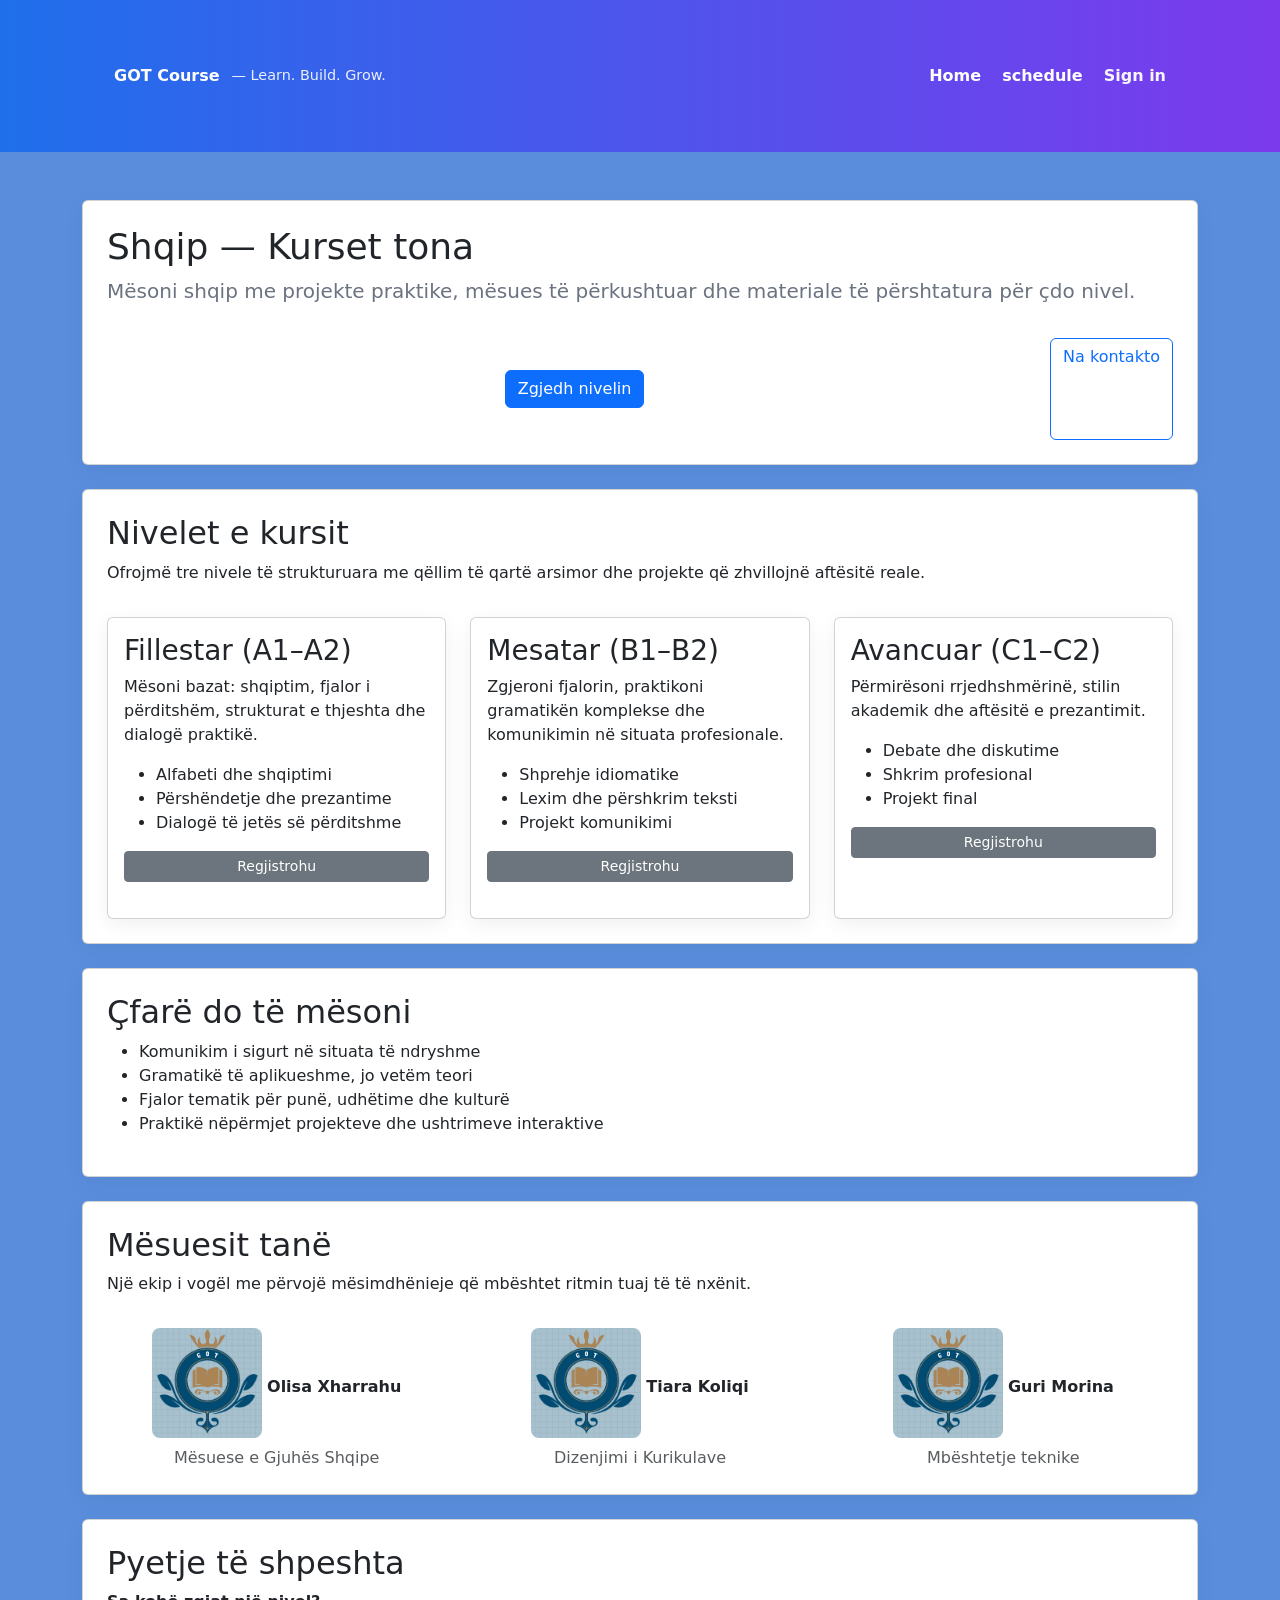
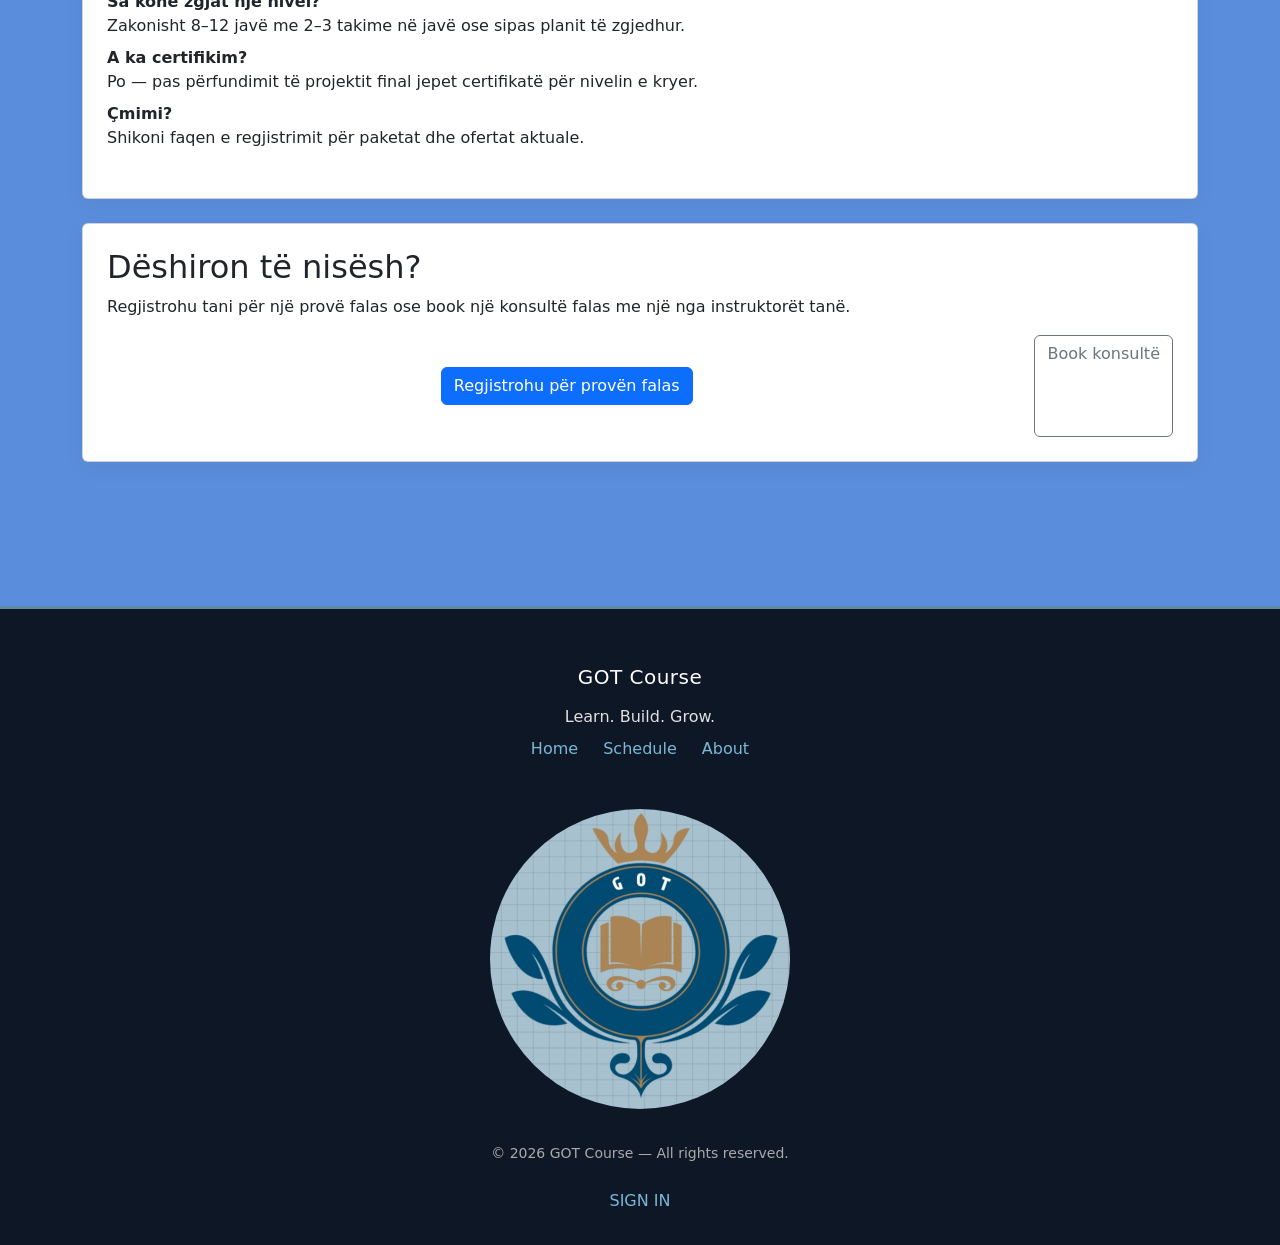
<file: shqip.html>
<!DOCTYPE html>
<html lang="sq">
<head>
    <meta charset="UTF-8">
    <meta name="viewport" content="width=device-width, initial-scale=1.0">
    <link rel="stylesheet" href="css/style.css">
    <link rel="stylesheet" href="css/aboutus.css">
    <link href="https://cdn.jsdelivr.net/npm/bootstrap@5.0.0-beta2/dist/css/bootstrap.min.css" rel="stylesheet">
    <title>Frëngjisht — GOT Course</title>
</head>
<body>
 <header>
        <div class="container">
            <nav>
                <div style="display:flex;gap:.75rem;align-items:center">
                    <strong>GOT Course</strong>
                    <span style="opacity:.9;font-size:.9rem">— Learn. Build. Grow.</span>
                </div>
                <div>
                    <a href="index.html">Home</a>
                    <a href="schedule.html" style="margin-left:1rem">schedule</a>
                    <a href="signin.html" style="margin-left:1rem;opacity:.95">Sign in</a>
                </div>
            </nav>

        </div>
    </header>

<main class="container py-5">
  <section class="hero card p-4 mb-4" aria-labelledby="fr-title">
    <h1 id="fr-title">Shqip — Kurset tona</h1>
    <p class="lead">Mësoni shqip me projekte praktike, mësues të përkushtuar dhe materiale të përshtatura për çdo nivel.</p>
    <div class="d-flex gap-2 mt-3">
      <a class="btn btn-primary" href="payment.html">Zgjedh nivelin</a>
      <a class="btn btn-outline-primary" href="contact.html">Na kontakto</a>
    </div>
  </section>

  <section id="levels" class="card p-4 mb-4" aria-labelledby="levels-heading">
    <h2 id="levels-heading">Nivelet e kursit</h2>
    <p>Ofrojmë tre nivele të strukturuara me qëllim të qartë arsimor dhe projekte që zhvillojnë aftësitë reale.</p>

    <div class="row mt-3">
      <div class="col-md-4">
        <div class="card p-3 h-100">
          <h3>Fillestar (A1–A2)</h3>
          <p>Mësoni bazat: shqiptim, fjalor i përditshëm, strukturat e thjeshta dhe dialogë praktikë.</p>
          <ul>
            <li>Alfabeti dhe shqiptimi</li>
            <li>Përshëndetje dhe prezantime</li>
            <li>Dialogë të jetës së përditshme</li>
          </ul>
          <a class="btn btn-sm btn-secondary" href="signin.html">Regjistrohu</a>
        </div>
      </div>

      <div class="col-md-4">
        <div class="card p-3 h-100">
          <h3>Mesatar (B1–B2)</h3>
          <p>Zgjeroni fjalorin, praktikoni gramatikën komplekse dhe komunikimin në situata profesionale.</p>
          <ul>
            <li>Shprehje idiomatike</li>
            <li>Lexim dhe përshkrim teksti</li>
            <li>Projekt komunikimi</li>
          </ul>
          <a class="btn btn-sm btn-secondary" href="signin.html">Regjistrohu</a>
        </div>
      </div>

      <div class="col-md-4">
        <div class="card p-3 h-100">
          <h3>Avancuar (C1–C2)</h3>
          <p>Përmirësoni rrjedhshmërinë, stilin akademik dhe aftësitë e prezantimit.</p>
          <ul>
            <li>Debate dhe diskutime</li>
            <li>Shkrim profesional</li>
            <li>Projekt final</li>
          </ul>
          <a class="btn btn-sm btn-secondary" href="signin.html">Regjistrohu</a>
        </div>
      </div>
    </div>
  </section>

  <section class="card p-4 mb-4" aria-labelledby="what-heading">
    <h2 id="what-heading">Çfarë do të mësoni</h2>
    <ul>
      <li>Komunikim i sigurt në situata të ndryshme</li>
      <li>Gramatikë të aplikueshme, jo vetëm teori</li>
      <li>Fjalor tematik për punë, udhëtime dhe kulturë</li>
      <li>Praktikë nëpërmjet projekteve dhe ushtrimeve interaktive</li>
    </ul>
  </section>

  <section class="card p-4 mb-4" aria-labelledby="teachers-heading">
    <h2 id="teachers-heading">Mësuesit tanë</h2>
    <p>Një ekip i vogël me përvojë mësimdhënieje që mbështet ritmin tuaj të të nxënit.</p>

    <div class="row mt-3">
      <div class="col-md-4 text-center">
        <img src="photos/Screenshot_3-11-2025_173542_www.design.com.jpeg" alt="Olisa" class="avatar mb-2" style="width:110px;border-radius:8px;">
        <strong>Olisa Xharrahu</strong>
        <div class="text-muted">Mësuese e Gjuhës Shqipe</div>
      </div>

      <div class="col-md-4 text-center">
        <img src="photos/Screenshot_3-11-2025_173542_www.design.com.jpeg" alt="Tiara" class="avatar mb-2" style="width:110px;border-radius:8px;">
        <strong>Tiara Koliqi</strong>
        <div class="text-muted">Dizenjimi i Kurikulave</div>
      </div>

      <div class="col-md-4 text-center">
        <img src="photos/Screenshot_3-11-2025_173542_www.design.com.jpeg" alt="Guri" class="avatar mb-2" style="width:110px;border-radius:8px;">
        <strong>Guri Morina</strong>
        <div class="text-muted">Mbështetje teknike</div>
      </div>
    </div>
  </section>

  <section class="card p-4 mb-4" aria-labelledby="faq-heading">
    <h2 id="faq-heading">Pyetje të shpeshta</h2>
    <dl>
      <dt>Sa kohë zgjat një nivel?</dt>
      <dd>Zakonisht 8–12 javë me 2–3 takime në javë ose sipas planit të zgjedhur.</dd>

      <dt>A ka certifikim?</dt>
      <dd>Po — pas përfundimit të projektit final jepet certifikatë për nivelin e kryer.</dd>

      <dt>Çmimi?</dt>
      <dd>Shikoni faqen e regjistrimit për paketat dhe ofertat aktuale.</dd>
    </dl>
  </section>

  <section class="card p-4 mb-5" aria-labelledby="cta-heading">
    <h2 id="cta-heading">Dëshiron të nisësh?</h2>
    <p>Regjistrohu tani për një provë falas ose book një konsultë falas me një nga instruktorët tanë.</p>
    <div class="d-flex gap-2">
      <a class="btn btn-primary" href="payment.html">Regjistrohu për provën falas</a>
      <a class="btn btn-outline-secondary" href="contact.html">Book konsultë</a>
    </div>
  </section>
</main>

    <footer class="footer mt-5">
  <div class="container text-center py-4">
    <h5 class="mb-3">GOT Course</h5>
    <p class="mb-2">Learn. Build. Grow.</p>
    <div class="footer-links mb-3">
      <a href="index.html">Home</a>
      <a href="schedule.html">Schedule</a>
      <a href="aboutUs.html">About</a>
    <div class="text-center mt-5">
  <img 
    src="photos/Screenshot_3-11-2025_173542_www.design.com.jpeg" 
    alt="Logo"
    class="photo"
    height="150"
    width="150">
</div>
    </div>
    <small>© <span id="year"></span> GOT Course — All rights reserved.</small>
  </div>
  <a href="signin.html">SIGN IN</a>
</footer>

<script src="https://code.jquery.com/jquery-3.5.1.min.js"></script>
<script src="https://cdn.jsdelivr.net/npm/popper.js@1.16.1/dist/umd/popper.min.js"></script>
<script src="https://stackpath.bootstrapcdn.com/bootstrap/4.5.2/js/bootstrap.min.js"></script>
<script src="js/main.js"></script>
</body>
</html>
</file>
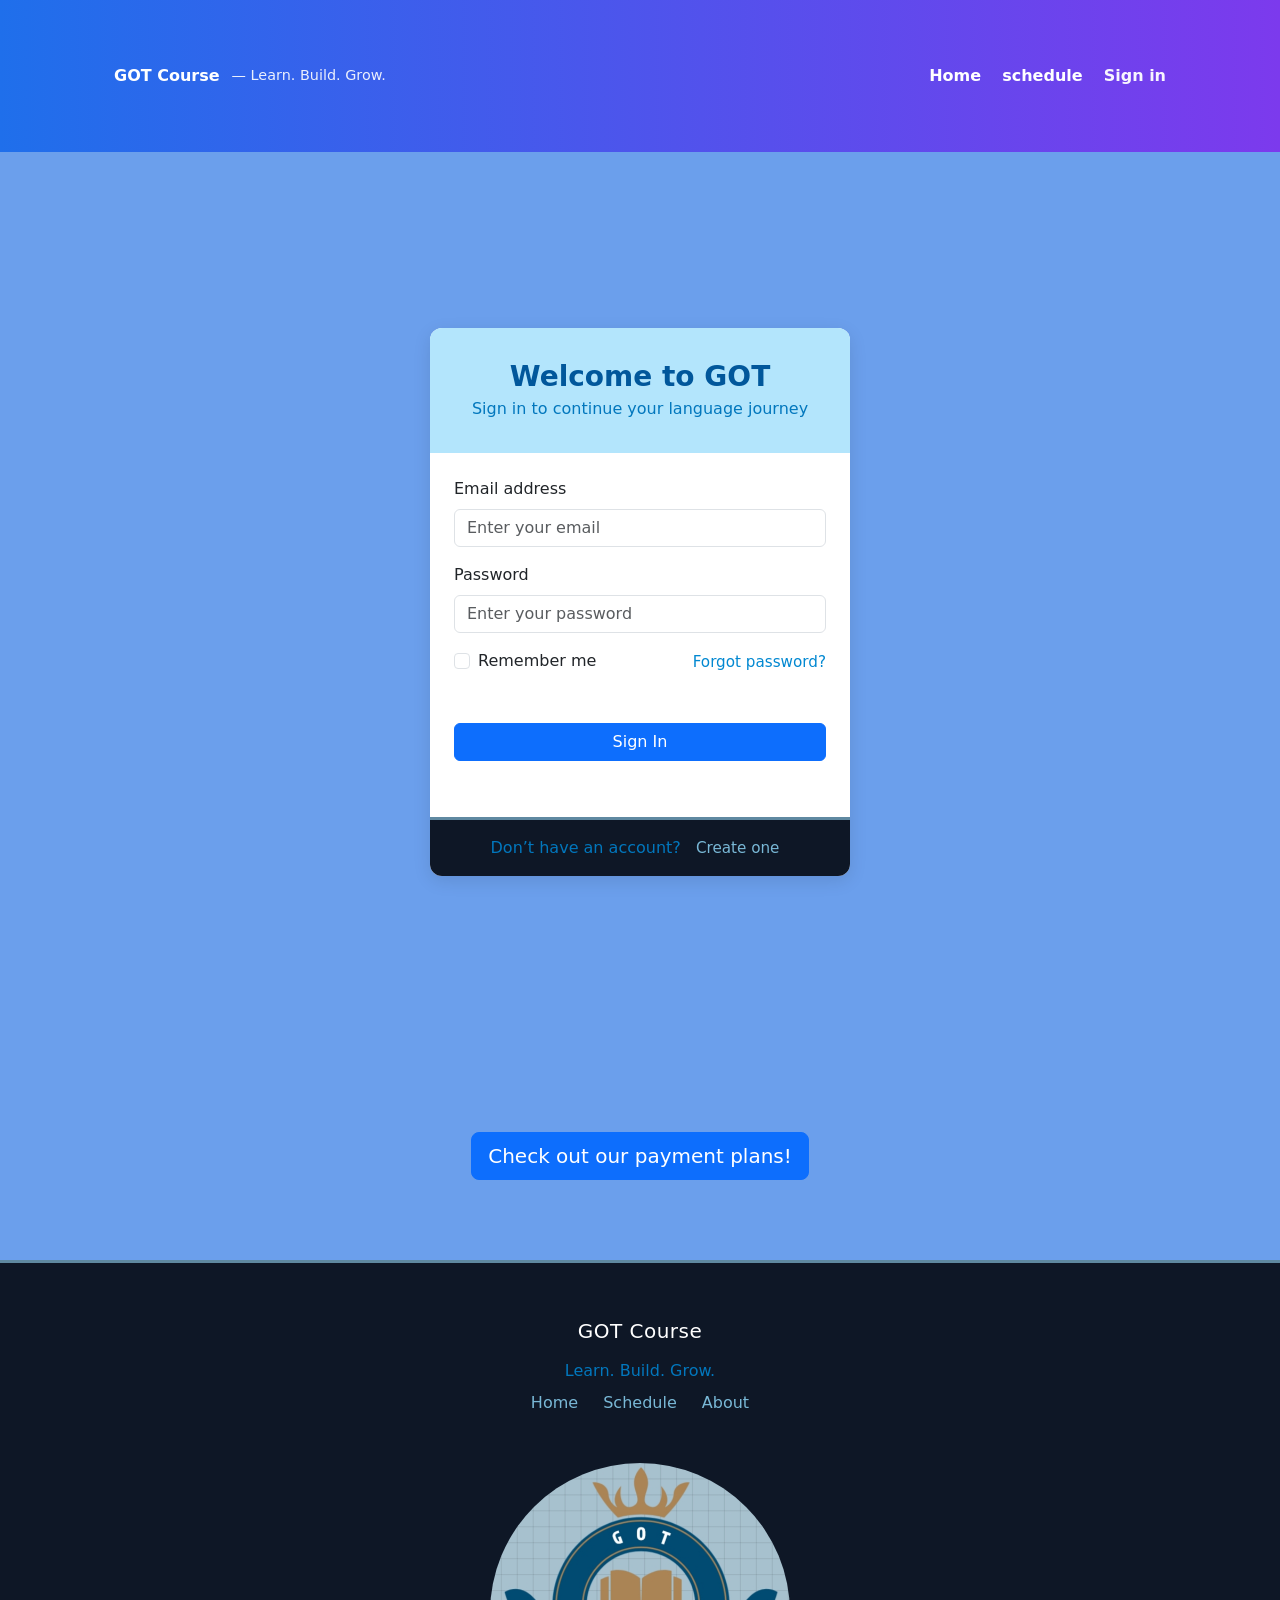
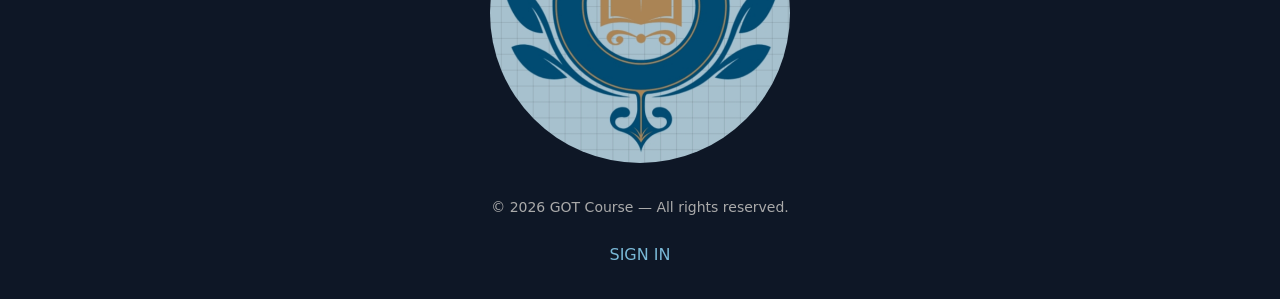
<file: signin.html>
<!DOCTYPE html>
<html lang="en">
<head>
    <meta charset="UTF-8">
    <meta name="viewport" content="width=device-width, initial-scale=1.0">
    <link rel="stylesheet" href="css/style.css">
    <link rel="stylesheet" href="css/aboutus.css">
    <link rel="stylesheet" href="css/signin.css">
    <link href="https://cdn.jsdelivr.net/npm/bootstrap@5.0.0-beta2/dist/css/bootstrap.min.css" rel="stylesheet" integrity="sha384-BmbxuPwQa2lc/FVzBcNJ7UAyJxM6wuqIj61tLrc4wSX0szH/Ev+nYRRuWlolflfl" crossorigin="anonymous">
    
    <title>home</title>
</head>
<body>
 <header>
        <div class="container">
            <nav>
                <div style="display:flex;gap:.75rem;align-items:center">
                    <strong>GOT Course</strong>
                    <span style="opacity:.9;font-size:.9rem">— Learn. Build. Grow.</span>
                </div>
                <div>
                    <a href="index.html">Home</a>
                    <a href="schedule.html" style="margin-left:1rem">schedule</a>
                    <a href="signin.html" style="margin-left:1rem;opacity:.95">Sign in</a>
                </div>
            </nav>

        </div>
    </header>

    <div class="container d-flex justify-content-center align-items-center min-vh-100">
    <div class="signin-card">
      <div class="header text-center">
        <h3>Welcome to GOT</h3>
        <p>Sign in to continue your language journey</p>
      </div>
      <form class="p-4">
        <div class="mb-3">
          <label for="email" class="form-label">Email address</label>
          <input type="email" id="email" class="form-control" placeholder="Enter your email" required>
        </div>
        <div class="mb-3">
          <label for="password" class="form-label">Password</label>
          <input type="password" id="password" class="form-control" placeholder="Enter your password" required>
        </div>
        <div class="d-flex justify-content-between align-items-center mb-3">
          <div class="form-check">
            <input type="checkbox" id="remember" class="form-check-input">
            <label for="remember" class="form-check-label">Remember me</label>
          </div>
          <a href="#" class="link">Forgot password?</a>
        </div>
        <button type="submit" class="btn btn-primary w-100">Sign In</button>
      </form>
      <div class="footer text-center py-3">
        <p>Don’t have an account? <a href="signup.html" class="link">Create one</a></p>
      </div>
    </div>
  </div>


        <div class="text-center mt-5">
  <a href="payment.html" class="btn btn-primary btn-lg">
   Check out our payment plans!
  </a>
</div>
    

    <footer class="footer mt-5">
  <div class="container text-center py-4">
    <h5 class="mb-3">GOT Course</h5>
    <p class="mb-2">Learn. Build. Grow.</p>
    <div class="footer-links mb-3">
      <a href="index.html">Home</a>
      <a href="schedule.html">Schedule</a>
      <a href="aboutUs.html">About</a>
    <div class="text-center mt-5">
  <img 
    src="photos/Screenshot_3-11-2025_173542_www.design.com.jpeg" 
    alt="Logo"
    class="photo"
    height="150"
    width="150">
</div>
    </div>
    <small>© <span id="year"></span> GOT Course — All rights reserved.</small>
  </div>
  <a href="signin.html">SIGN IN</a>
</footer>

<script src="https://code.jquery.com/jquery-3.5.1.min.js"  integrity="sha256-9/aliU8dGd2tb6OSsuzixeV4y/faTqgFtohetphbbj0=" crossorigin="anonymous"></script>
<script src="https://cdn.jsdelivr.net/npm/popper.js@1.16.1/dist/umd/popper.min.js" integrity="sha384-9/reFTGAW83EW2RDu2S0VKaIzap3H66lZH81PoYlFhbGU+6BZp6G7niu735Sk7lN" crossorigin="anonymous"></script>
<script src="https://stackpath.bootstrapcdn.com/bootstrap/4.5.2/js/bootstrap.min.js" integrity="sha384-B4gt1jrGC7Jh4AgTPSdUtOBvfO8shuf57BaghqFfPlYxofvL8/KUEfYiJOMMV+rV" crossorigin="anonymous"></script>
<script src="js/main.js"></script>
</body>
</html>
</file>
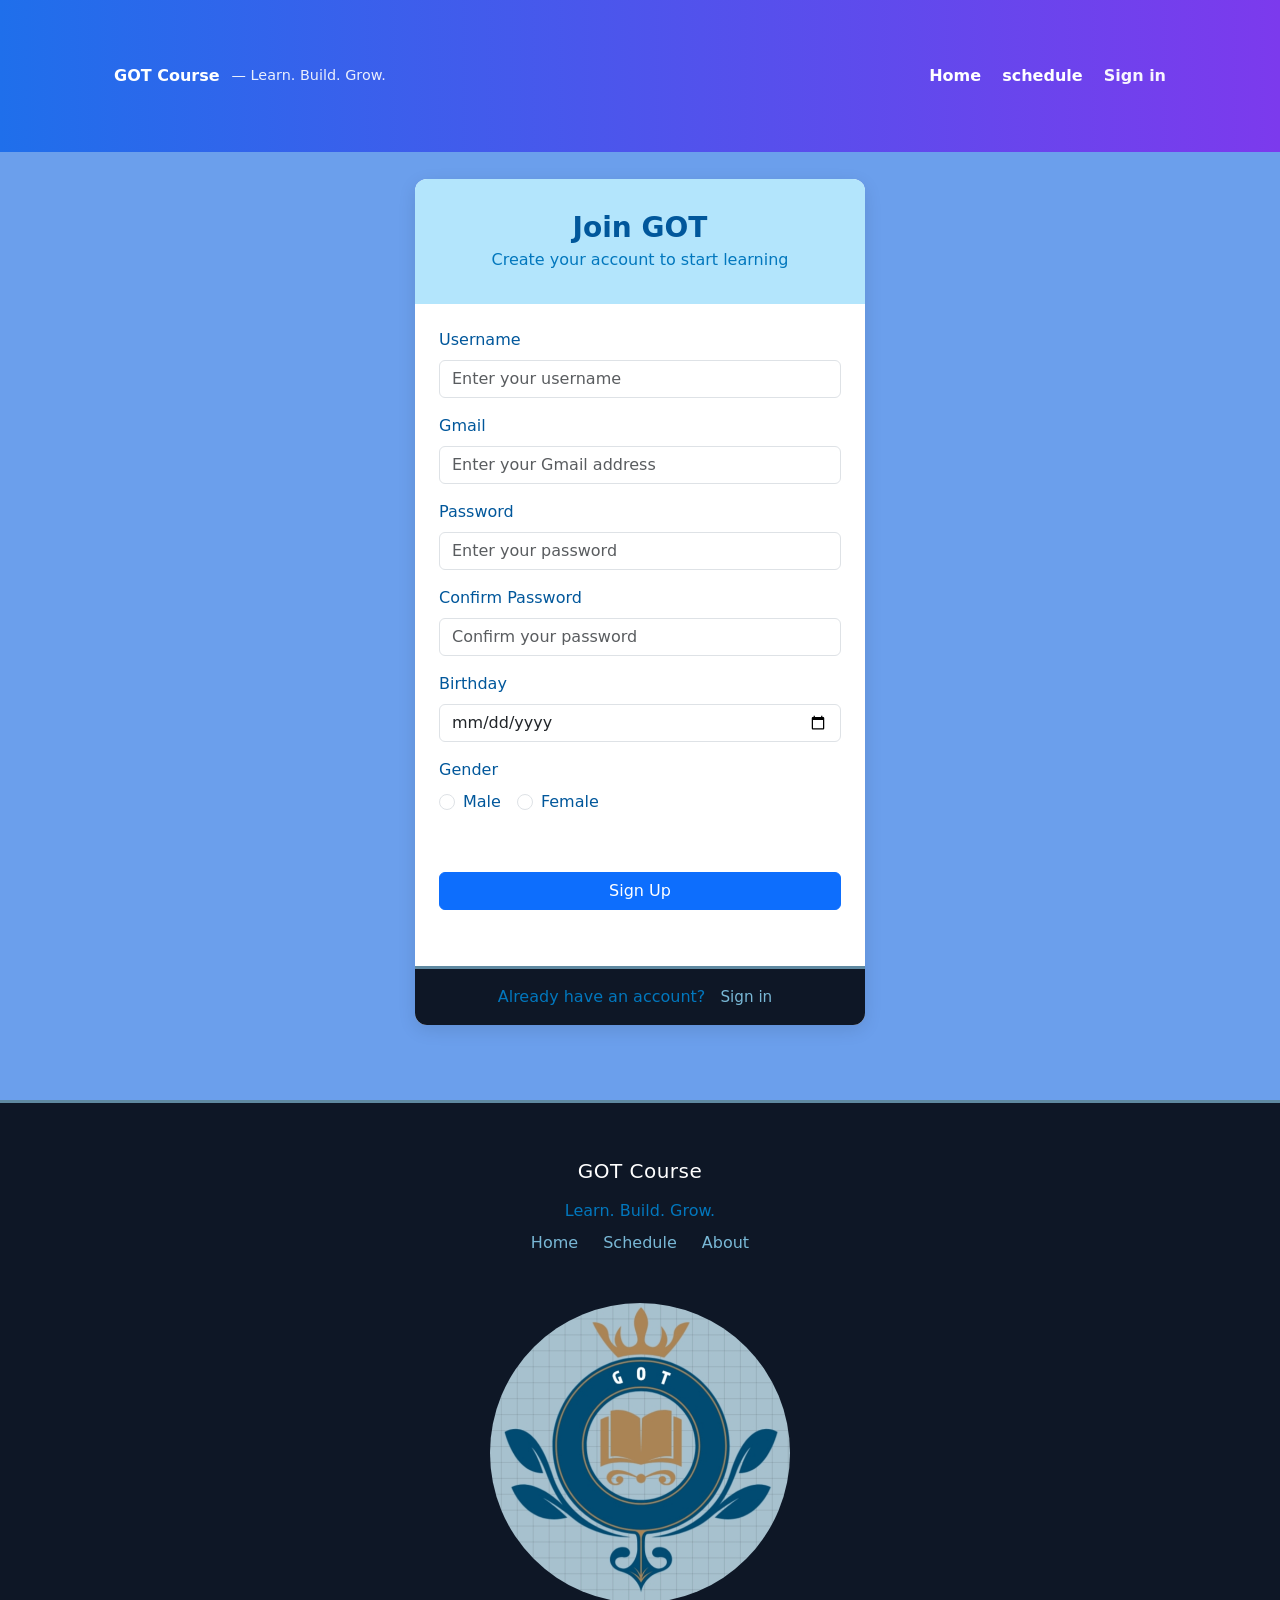
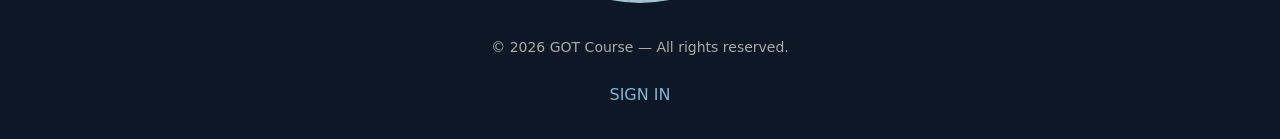
<file: signup.html>
<!DOCTYPE html>
<html lang="en">
<head>
    <meta charset="UTF-8">
    <meta name="viewport" content="width=device-width, initial-scale=1.0">
    <link rel="stylesheet" href="css/style.css">
    <link rel="stylesheet" href="css/aboutus.css">
    <link rel="stylesheet" href="css/signup.css">
    <link href="https://cdn.jsdelivr.net/npm/bootstrap@5.0.0-beta2/dist/css/bootstrap.min.css" rel="stylesheet" integrity="sha384-BmbxuPwQa2lc/FVzBcNJ7UAyJxM6wuqIj61tLrc4wSX0szH/Ev+nYRRuWlolflfl" crossorigin="anonymous">
    
    <title>home</title>
</head>
<body>
 <header>
        <div class="container">
            <nav>
                <div style="display:flex;gap:.75rem;align-items:center">
                    <strong>GOT Course</strong>
                    <span style="opacity:.9;font-size:.9rem">— Learn. Build. Grow.</span>
                </div>
                <div>
                    <a href="index.html">Home</a>
                    <a href="schedule.html" style="margin-left:1rem">schedule</a>
                    <a href="signin.html" style="margin-left:1rem;opacity:.95">Sign in</a>
                </div>
            </nav>

        </div>
    </header>



<div class="container d-flex justify-content-center align-items-center min-vh-100"> 
    <div class="signup-card">
      <div class="header text-center">
        <h3>Join GOT</h3>
        <p>Create your account to start learning</p>
      </div>

      <form class="p-4">
        <div class="mb-3">
          <label for="username" class="form-label">Username</label>
          <input type="text" id="username" class="form-control" placeholder="Enter your username" required>
        </div>

        <div class="mb-3">
          <label for="email" class="form-label">Gmail</label>
          <input type="email" id="email" class="form-control" placeholder="Enter your Gmail address" required>
        </div>

        <div class="mb-3">
          <label for="password" class="form-label">Password</label>
          <input type="password" id="password" class="form-control" placeholder="Enter your password" required>
        </div>

        <div class="mb-3">
          <label for="confirmPassword" class="form-label">Confirm Password</label>
          <input type="password" id="confirmPassword" class="form-control" placeholder="Confirm your password" required>
        </div>

        <div class="mb-3">
          <label for="birthday" class="form-label">Birthday</label>
          <input type="date" id="birthday" class="form-control" required>
        </div>

        <div class="mb-4">
          <label class="form-label d-block">Gender</label>
          <div class="d-flex gap-3">
            <div class="form-check">
              <input class="form-check-input" type="radio" name="gender" id="male" value="male" required>
              <label class="form-check-label" for="male">Male</label>
            </div>
            <div class="form-check">
              <input class="form-check-input" type="radio" name="gender" id="female" value="female">
              <label class="form-check-label" for="female">Female</label>
            </div>
          </div>
        </div>

        <button type="submit" class="btn btn-primary w-100">Sign Up</button>
      </form>

      <div class="footer text-center py-3">
        <p>Already have an account? <a href="signin.html" class="link">Sign in</a></p>
      </div>
    </div>
  </div>

          <footer class="footer mt-5">
  <div class="container text-center py-4">
    <h5 class="mb-3">GOT Course</h5>
    <p class="mb-2">Learn. Build. Grow.</p>
    <div class="footer-links mb-3">
      <a href="index.html">Home</a>
      <a href="schedule.html">Schedule</a>
      <a href="aboutUs.html">About</a>
    <div class="text-center mt-5">
  <img 
    src="photos/Screenshot_3-11-2025_173542_www.design.com.jpeg" 
    alt="Logo"
    class="photo"
    height="150"
    width="150">
</div>
    </div>
    <small>© <span id="year"></span> GOT Course — All rights reserved.</small>
  </div>
  <a href="signin.html">SIGN IN</a>
</footer>

<script src="https://code.jquery.com/jquery-3.5.1.min.js"  integrity="sha256-9/aliU8dGd2tb6OSsuzixeV4y/faTqgFtohetphbbj0=" crossorigin="anonymous"></script>
<script src="https://cdn.jsdelivr.net/npm/popper.js@1.16.1/dist/umd/popper.min.js" integrity="sha384-9/reFTGAW83EW2RDu2S0VKaIzap3H66lZH81PoYlFhbGU+6BZp6G7niu735Sk7lN" crossorigin="anonymous"></script>
<script src="https://stackpath.bootstrapcdn.com/bootstrap/4.5.2/js/bootstrap.min.js" integrity="sha384-B4gt1jrGC7Jh4AgTPSdUtOBvfO8shuf57BaghqFfPlYxofvL8/KUEfYiJOMMV+rV" crossorigin="anonymous"></script>
<script src="js/main.js"></script>
</body>
</html>
</file>
<file: css/style.css>
body {
  background-color: #5a8edd !important;
  margin: 0;
  font-family: Arial, sans-serif;
}

.custom-section {
    background-color: #1468e7;
    padding: 40px 20px;
    border-radius: 20px; 
    width: 80%;
    margin: 40px auto; 
    box-shadow: 0 4px 10px rgba(0,0,0,0.2); 
}

header nav {
  display: flex;
  justify-content: space-between;
  align-items: center;
  padding: 1rem 2rem;
  flex-wrap: wrap;
}

header nav div:first-child {
  display: flex;
  gap: 0.75rem;
  align-items: center;
}

header nav a {
  margin-left: 1rem;
  text-decoration: none;
  color: #fff;
}

.par-1 {
  color: white;
  font-size: larger;
  padding: 10px 18px;
  background: rgba(255, 255, 255, 0.05);
  border-radius: 8px;
  transition: all 0.3s ease;
}

.par-2 {
  color: white;
  font-size: larger;
  padding: 10px 18px;
  background: rgba(255, 255, 255, 0.05);
  border-radius: 8px;
  transition: all 0.3s ease;
}

.par-1 {
  margin: 50px 2% 0;
  border-left: 4px solid #5f89a1;
}

.par-2 {
  margin: 150px 2% 0;
  border-right: 4px solid #5f89a1;
}

.par-1:hover {
  border-color: #79b8d6;
  background: rgba(255, 255, 255, 0.08);
  transform: translateY(-3px);
  color: #252be6;
}


.par-2:hover {
  border-color: #79b8d6;
  background: rgba(255, 255, 255, 0.08);
  transform: translateY(-3px);
  color: #252be6;
}

.highlight {
  background-color: rgba(95, 137, 161, 0.3);
  padding: 4px 10px;
  border-radius: 6px;
  display: inline-block;
  margin: 3px 2px;
  transition: all 0.3s ease;
  border: 1px solid rgba(95, 137, 161, 0.4);
}

.highlight:hover {
  background-color: rgba(121, 184, 214, 0.4);
  transform: translateY(-1px);
  box-shadow: 0 2px 8px rgba(95, 137, 161, 0.3);
}

.photo {
  height: 300px;
  width: 300px;
  border-radius: 50%;
  object-fit: cover;
  display: block;
  margin: 2rem auto;
}

.stats-container {
  width: 100%;
  background: #0e1726;
  padding: 1.5rem 1rem;
}

.stats {
  display: flex;
  justify-content: space-around;
  max-width: 1200px;
  margin: 0 auto;
  gap: 1.5rem;
  border-top: 1px solid rgba(95, 137, 161, 0.2);
  border-bottom: 1px solid rgba(95, 137, 161, 0.2);
  padding: 1.5rem 0;
}

.stat-item {
  display: flex;
  flex-direction: column;
  align-items: center;
  text-align: center;
  padding: 0.75rem;
  border-radius: 8px;
  transition: transform 0.3s ease;
}

.stat-item:hover {
  transform: translateY(-3px);
}

.stat-title {
  font-size: 1.15rem;
  color: #5f89a1;
  margin-bottom: 0.4rem;
}

.stat-number {
  font-size: 1.8rem;
  font-weight: 700;
  color: #fff;
}

.btn-primary {
  display: inline-block;
  margin: 2rem auto;
  background-color: #5f89a1;
  border: none;
  padding: 0.75rem 1.5rem;
  border-radius: 8px;
  color: #fff;
  font-size: 1.1rem;
  text-decoration: none;
  transition: all 0.3s ease;
}

.btn-primary:hover {
  background-color: #79b8d6;
  transform: translateY(-2px);
}

.footer {
  background: #0e1726;
  color: #e0e0e0;
  border-top: 3px solid #5f89a1;
  padding: 2rem 1rem;
  text-align: center;
}

.footer a {
  color: #79b8d6;
  text-decoration: none;
  margin: 0 10px;
  transition: 0.3s;
}

.footer a:hover {
  color: #a9dcf3;
}

.footer h5 {
  color: #ffffff;
  letter-spacing: 0.5px;
}

.footer small {
  color: #aaa;
}

@media (max-width: 860px) {
  .par-2 {
    margin-left: 2%;
  }
  
  .stats {
    flex-direction: column;
    gap: 1rem;
  }

  header nav {
    flex-direction: column;
    align-items: flex-start;
  }

  header nav div:first-child {
    margin-bottom: 1rem;
  }
}

@media (max-width: 560px) {
  .par-1, .par-2 {
    font-size: medium;
  }

  .photo {
    height: 200px;
    width: 200px;
  }

  .btn-primary {
    width: 80%;
    text-align: center;
  }
}



.stat-number {
  transition: font-size 0.3s ease;
}

.par-1 {
  cursor: pointer;
}


.par-2 {
  cursor: pointer;
}

.par-1 p {
  text-align: center;
}

.par-2 p {
  text-align: center;
}

.lang-btn {
  margin: 10px 2%;
  padding: 0.5rem 1rem;
  background-color: #5f89a1;
  color: white;
  border: none;
  border-radius: 5px;
  cursor: pointer;
  font-size: 0.9rem;
  transition: all 0.3s ease;
}

.lang-btn:hover {
  background-color: #79b8d6;
  transform: translateY(-2px);
}
</file>
<file: css/aboutus.css>
:root{
        --accent:#1f6feb;
        --bg:#f7f8fb;
        --card:#ffffff;
        --muted:#6b7280
    }

        body{
        font-family:Inter, system-ui, -apple-system, "Segoe UI", Roboto, "Helvetica Neue", Arial;
         margin:0;
          background:var(--bg);
           color:#0f172a;
            line-height:1.5
        }

        header{
        background:linear-gradient(90deg,var(--accent),#7c3aed);
         color:#fff;
          padding:2rem 1rem
        }

        .container{
        max-width:1000px;
        margin:0 auto;
        padding:1rem
        }

        nav{
        display:flex;
        align-items:center;
        justify-content:space-between;
        gap:1rem
        }

        nav a{
        color:rgba(255,255,255,.95);
        text-decoration:none;
        font-weight:600
        }

        .hero{
        padding:2rem 0
        }

        .hero h1{
        margin:0 0 .5rem;
        font-size:clamp(1.5rem,3vw,2.25rem)
        }

        .hero p{
        margin:0;
        color:rgba(255,255,255,.9)
    }

        main
        {padding:2rem 1rem}

        .card{
        background:var(--card);
        border-radius:12px;
        padding:1.25rem;
        box-shadow:0 6px 20px rgba(15,23,42,.06);
        margin-bottom:1.25rem;
        color: #79b8d6;
    }

        .grid{
        display:grid;
        grid-template-columns:
        repeat(3,1fr);gap:1rem;
        
    }

        @media (max-width:860px){.grid{grid-template-columns:repeat(2,1fr)}}

        @media (max-width:560px){.grid{grid-template-columns:1fr}}

        .team-member{
            display:flex;
            flex-direction:column;
            align-items:center;
            text-align:center;
            padding:1rem
        }

        .avatar{
            width:110px;
            height:110px;
            border-radius:12px;
            object-fit:cover;
            margin-bottom:.75rem
        }

        h2{
            font-size:1.25rem;
            margin:.25rem 0
        }

        p.lead{
        color:var(--muted);
        margin:0 0 1rem}

        ul.values{
            display:flex;
            gap:1rem;
            flex-wrap:wrap;
            list-style:none;
            padding:0;
            margin:0}

        ul.values li{
            background:#fff;
            padding:.5rem .75rem;
            border-radius:10px;
            box-shadow:0 3px 10px rgba(15,23,42,.04)
        }

        .contact{
            display:flex;
            gap:1rem;
            align-items:center;
            flex-wrap:wrap;
            justify-content:center;
            margin-top:.5rem
        }

        .btn{
            display:inline-block;
            background:var(--accent);
            color:#fff;
            padding:.5rem .9rem;
            border-radius:8px;
            text-decoration:none;
            font-weight:600
        }
</file>
<file: css/schedule.css>
body {
    font-family: "Poppins", sans-serif;
    background-color: #ffe6f2; 
    
}


h1 {
    text-align: center;
    color: #181818;
    margin-bottom: 40px;
}

h2 {
    text-align: center;
    color: #181818;
    margin-bottom: 40px;
}


.container {
    display: flex;
    flex-wrap: wrap;
    justify-content: center;
    gap: 30px;
}


table {
    width: 320px;
    border-collapse: collapse;
    background: white;
    box-shadow: 0 4px 12px rgba(0, 0, 0, 0.1);
    border-radius: 10px;
    overflow: hidden;
    transition: transform 0.2s ease;
}


table:hover {
    transform: scale(1.03);
}


caption {
    font-weight: bold;
    font-size: 1.2rem;
    background: #0078d7;
    color: white;
    padding: 12px;
    
}

th, td {
    border: 1px solid #ddd;
    padding: 10px;
    text-align: center;
    font-size: 0.95rem;
}


th {
    background-color: #0078d7;
    color: white;
}


tr:nth-child(even) {
    background-color: #f9f9f9;
}


tr:hover {
    background-color: #f1f7ff;
}
 

.fullscreen {
  width: 450vw;   
}
</file>
<file: css/signin.css>
body {
  background-color: #6b9fec !important;
  margin: 0;
  font-family: Arial, sans-serif;
}


.signin-card {
  width: 100%;
  max-width: 420px;
  background: #fff;
  border-radius: 12px;
  box-shadow: 0 5px 18px rgba(0, 0, 0, 0.1);
  overflow: hidden;
}

.header {
  background: #b3e5fc;
  padding: 2rem 1rem;
}

.header h3 {
  color: #01579b;
  font-weight: 700;
  margin-bottom: 0.25rem;
}

.header p {
  margin: 0;
  color: #0277bd;
}

.form-control:focus {
  border-color: #81d4fa;
  box-shadow: 0 0 0 0.2rem rgba(129, 212, 250, 0.25);
}

.btn-primary {
  background: #81d4fa;
  border: none;
  color: #01579b;
  font-weight: 600;
  transition: 0.3s;
}

.btn-primary:hover {
  background: #4fc3f7;
  color: #fff;
}

.link {
  color: #0288d1;
  text-decoration: none;
  font-size: 0.95rem;
}

.link:hover {
  text-decoration: underline;
}

.footer p {
  margin: 0;
  color: #0277bd;
}
</file>
<file: css/signup.css>
body {
  background-color: #6b9fec !important;
  margin: 0;
  font-family: Arial, sans-serif;
}

.signup-card {
  width: 100%;
  max-width: 450px;
  background: #fff;
  border-radius: 12px;
  box-shadow: 0 5px 18px rgba(0, 0, 0, 0.1);
  overflow: hidden;
}

.header {
  background: #b3e5fc;
  padding: 2rem 1rem;
}

.header h3 {
  color: #01579b;
  font-weight: 700;
  margin-bottom: 0.25rem;
}

.header p {
  margin: 0;
  color: #0277bd;
}

.form-control:focus {
  border-color: #81d4fa;
  box-shadow: 0 0 0 0.2rem rgba(129, 212, 250, 0.25);
}

.btn-primary {
  background: #81d4fa;
  border: none;
  color: #01579b;
  font-weight: 600;
  transition: 0.3s;
}

.btn-primary:hover {
  background: #4fc3f7;
  color: #fff;
}

.link {
  color: #0288d1;
  text-decoration: none;
  font-size: 0.95rem;
}

.link:hover {
  text-decoration: underline;
}

.footer p {
  margin: 0;
  color: #0277bd;
}

.form-check-label {
  color: #01579b;
  font-weight: 500;
}

.form-check-input:checked {
  background-color: #4fc3f7;
  border-color: #4fc3f7;
}

label {
  color: #01579b;
  font-weight: 500;
}
</file>
